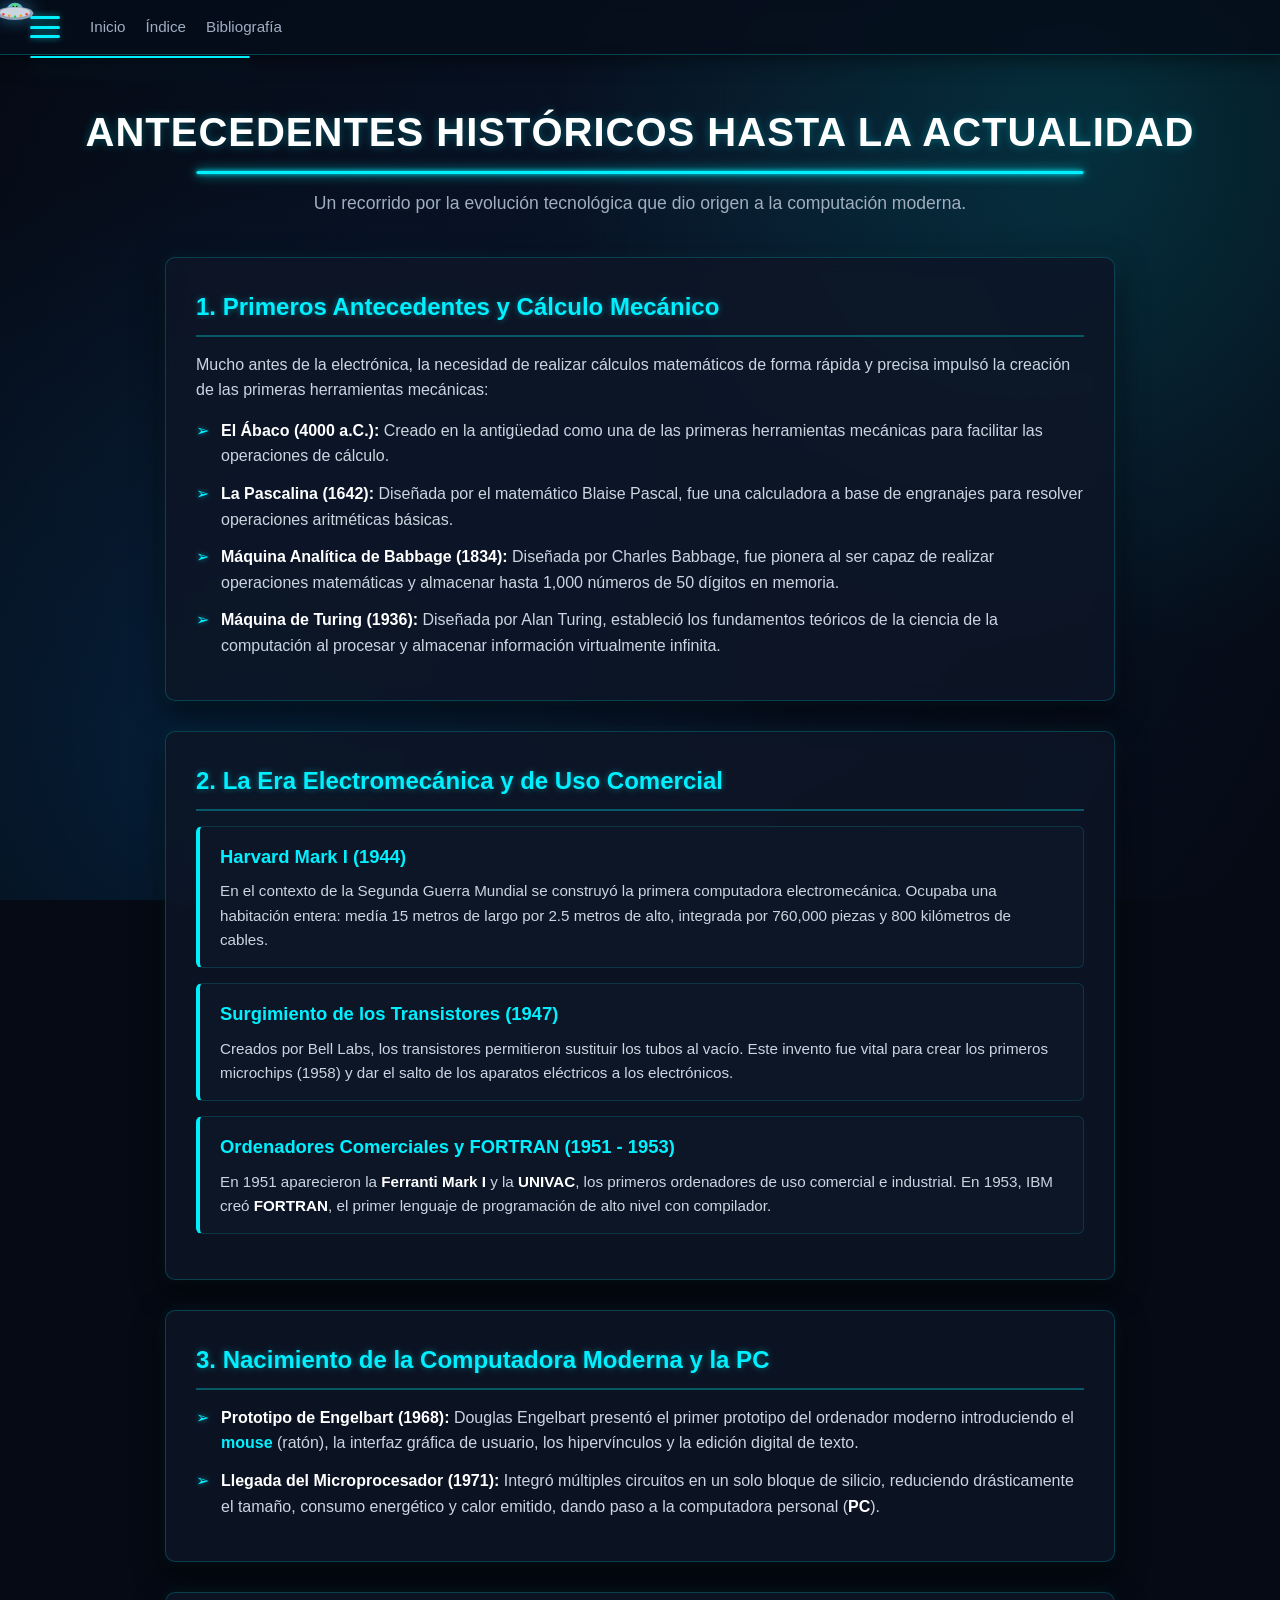
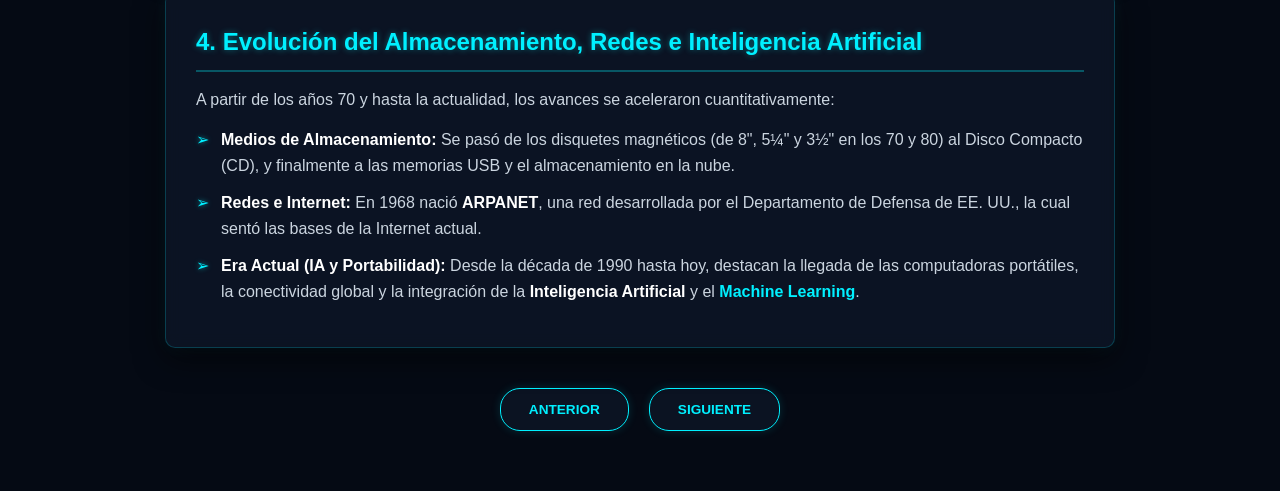
<file: antecedentes.html>
<!DOCTYPE html>
<html lang="es">
<head>
    <meta charset="UTF-8">
    <meta name="viewport" content="width=device-width, initial-scale=1.0">
    <title>Antecedentes Históricos de la Computadora</title>
    <link rel="stylesheet" href="antecedentes.css">
    <script src="script.js" defer></script>
</head>
<body>
    <!-- Barra de interacción superior -->
    <nav class="navbar">
        <!-- Menú desplegable con las tres rayitas (Hamburguesa) -->
        <div class="menu-container">
            <input type="checkbox" id="menu-toggle" class="menu-checkbox">
            <label for="menu-toggle" class="menu-icon">
                <span></span>
                <span></span>
                <span></span>
            </label>

            <!-- Opciones que se desglosan al hacer clic en las rayitas -->
            <ul class="dropdown-menu">
                <li><a href="antecedentes.html">Antecedentes</a></li>
                <li><a href="precursores.html">Precursores</a></li>
                <li><a href="generaciones.html">Generaciones</a></li>
                <li><a href="componentes.html">Componentes</a></li>
                <li><a href="evolucion.html">Hardware y Software</a></li>
            </ul>
        </div>

        <div class="nav-links">
            <a href="index.html">Inicio</a>
            <a href="indice.html">Índice</a>
            <a href="bibliografia.html">Bibliografía</a>
        </div>
    </nav>

    <!-- Encabezado principal -->
    <header class="titulo">
        <h1>Antecedentes Históricos hasta la Actualidad</h1>
        <p class="subtitulo">Un recorrido por la evolución tecnológica que dio origen a la computación moderna.</p>
    </header>

    <!-- Contenido principal -->
    <main class="contenido-principal">

        <!-- Sección 1: Los Primeros Antecedentes Mecánicos -->
        <section class="seccion-historia">
            <h2>1. Primeros Antecedentes y Cálculo Mecánico</h2>
            <p>Mucho antes de la electrónica, la necesidad de realizar cálculos matemáticos de forma rápida y precisa impulsó la creación de las primeras herramientas mecánicas:</p>
            <ul>
                <li><strong>El Ábaco (4000 a.C.):</strong> Creado en la antigüedad como una de las primeras herramientas mecánicas para facilitar las operaciones de cálculo.</li>
                <li><strong>La Pascalina (1642):</strong> Diseñada por el matemático Blaise Pascal, fue una calculadora a base de engranajes para resolver operaciones aritméticas básicas.</li>
                <li><strong>Máquina Analítica de Babbage (1834):</strong> Diseñada por Charles Babbage, fue pionera al ser capaz de realizar operaciones matemáticas y almacenar hasta 1,000 números de 50 dígitos en memoria.</li>
                <li><strong>Máquina de Turing (1936):</strong> Diseñada por Alan Turing, estableció los fundamentos teóricos de la ciencia de la computación al procesar y almacenar información virtualmente infinita.</li>
            </ul>
        </section>

        <!-- Sección 2: El Primer Computador y la Era Electromecánica -->
        <section class="seccion-historia">
            <h2>2. La Era Electromecánica y de Uso Comercial</h2>
            <article class="tarjeta-info">
                <h3>Harvard Mark I (1944)</h3>
                <p>En el contexto de la Segunda Guerra Mundial se construyó la primera computadora electromecánica. Ocupaba una habitación entera: medía 15 metros de largo por 2.5 metros de alto, integrada por 760,000 piezas y 800 kilómetros de cables.</p>
            </article>
            <article class="tarjeta-info">
                <h3>Surgimiento de los Transistores (1947)</h3>
                <p>Creados por Bell Labs, los transistores permitieron sustituir los tubos al vacío. Este invento fue vital para crear los primeros microchips (1958) y dar el salto de los aparatos eléctricos a los electrónicos.</p>
            </article>
            <article class="tarjeta-info">
                <h3>Ordenadores Comerciales y FORTRAN (1951 - 1953)</h3>
                <p>En 1951 aparecieron la <strong>Ferranti Mark I</strong> y la <strong>UNIVAC</strong>, los primeros ordenadores de uso comercial e industrial. En 1953, IBM creó <strong>FORTRAN</strong>, el primer lenguaje de programación de alto nivel con compilador.</p>
            </article>
        </section>

        <!-- Sección 3: El Ordenador Moderno y el Microprocesador -->
        <section class="seccion-historia">
            <h2>3. Nacimiento de la Computadora Moderna y la PC</h2>
            <ul>
                <li><strong>Prototipo de Engelbart (1968):</strong> Douglas Engelbart presentó el primer prototipo del ordenador moderno introduciendo el <em>mouse</em> (ratón), la interfaz gráfica de usuario, los hipervínculos y la edición digital de texto.</li>
                <li><strong>Llegada del Microprocesador (1971):</strong> Integró múltiples circuitos en un solo bloque de silicio, reduciendo drásticamente el tamaño, consumo energético y calor emitido, dando paso a la computadora personal (<strong>PC</strong>).</li>
            </ul>
        </section>

        <!-- Sección 4: Almacenamiento, Redes y Siglo XXI -->
        <section class="seccion-historia">
            <h2>4. Evolución del Almacenamiento, Redes e Inteligencia Artificial</h2>
            <p>A partir de los años 70 y hasta la actualidad, los avances se aceleraron cuantitativamente:</p>
            <ul>
                <li><strong>Medios de Almacenamiento:</strong> Se pasó de los disquetes magnéticos (de 8", 5¼" y 3½" en los 70 y 80) al Disco Compacto (CD), y finalmente a las memorias USB y el almacenamiento en la nube.</li>
                <li><strong>Redes e Internet:</strong> En 1968 nació <strong>ARPANET</strong>, una red desarrollada por el Departamento de Defensa de EE. UU., la cual sentó las bases de la Internet actual.</li>
                <li><strong>Era Actual (IA y Portabilidad):</strong> Desde la década de 1990 hasta hoy, destacan la llegada de las computadoras portátiles, la conectividad global y la integración de la <strong>Inteligencia Artificial</strong> y el <em>Machine Learning</em>.</li>
            </ul>
        </section>

    </main>

    <!-- Botones de navegación -->
    <div class="botones-container">
        <a href="indice.html" class="btn">Anterior</a>
        <a href="generaciones.html" class="btn2">Siguiente</a>
    </div>


<script>
  document.addEventListener('keydown', function(event) {
    // Definimos a dónde irá cada flecha lateral
    // Reemplaza 'pagina_anterior.html' y 'pagina_siguiente.html' con los nombres reales de tus archivos
    const PAGINA_ANTERIOR = 'indice.html'; 
    const PAGINA_SIGUIENTE = 'precursores.html'; 

    switch (event.key) {
      case 'ArrowLeft':
        // Flecha Izquierda -> Ir a la página anterior
        if (PAGINA_ANTERIOR) {
          window.location.href = PAGINA_ANTERIOR;
        }
        break;

      case 'ArrowRight':
        // Flecha Derecha -> Ir a la página siguiente
        if (PAGINA_SIGUIENTE) {
          window.location.href = PAGINA_SIGUIENTE;
        }
        break;

      case 'ArrowDown':
        // Flecha Abajo -> Bajar suavemente dentro de la misma página
        event.preventDefault(); // Evita saltos bruscos
        window.scrollBy({
          top: 300, // Ajusta la distancia de bajada en píxeles
          behavior: 'smooth'
        });
        break;

      case 'ArrowUp':
        // Flecha Arriba -> Subir suavemente dentro de la misma página
        event.preventDefault();
        window.scrollBy({
          top: -300, // Ajusta la distancia de subida en píxeles
          behavior: 'smooth'
        });
        break;
    }
  });
</script>



</body>
</html>
</file>
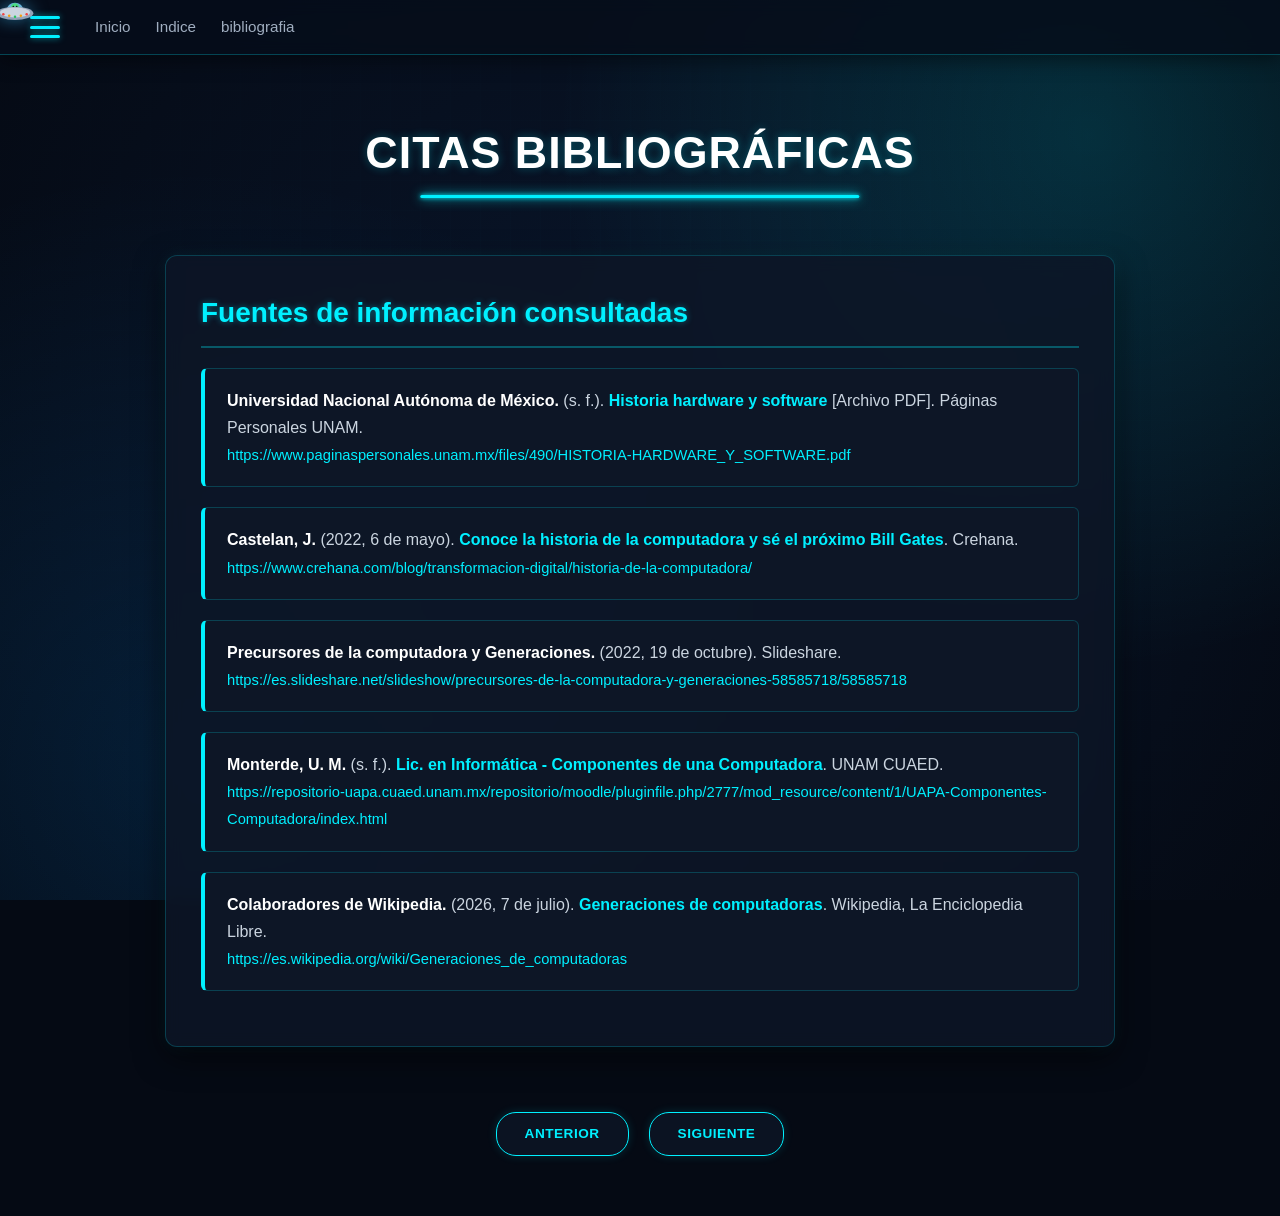
<file: bibliografia.html>
<!DOCTYPE html>
<html lang="es">
<head>
    <meta charset="UTF-8">
    <meta name="viewport" content="width=device-width, initial-scale=1.0">
    <title>Bibliografía</title>
    <link rel="stylesheet" href="bibliografia.css">
    <script src="script.js" defer></script>
</head>
<body>
    <!-- Barra de interacción superior -->
    <nav class="navbar">
        <!-- Menú desplegable con las tres rayitas (Hamburguesa) -->
        <div class="menu-container">
            <input type="checkbox" id="menu-toggle" class="menu-checkbox">
            <label for="menu-toggle" class="menu-icon">
                <span></span>
                <span></span>
                <span></span>
            </label>

            <!-- Opciones que se desglosan al hacer clic en las rayitas -->
            <ul class="dropdown-menu">
                <li><a href="antecedentes.html">Antecedentes</a></li>
                <li><a href="precursores.html">Precursores</a></li>
                <li><a href="generaciones.html">Generaciones</a></li>
                <li><a href="componentes.html">Componentes</a></li>
                <li><a href="evolucion.html">Hardware y Software</a></li>
            </ul>
        </div>

        <!-- Apartados extras al ladito de la barrita -->
        <div class="nav-links">
            <a href="index.html">Inicio</a>
            <a href="indice.html">Indice</a>
            <a href="bibliografia.html">bibliografia</a>
        </div>
    </nav>

    <header class="titulo">
        <h1>Citas bibliográficas</h1>
    </header>

    <!-- Contenido Principal de Bibliografías -->
    <main class="contenido-principal">
        <section class="seccion-contenido">
            <h2>Fuentes de información consultadas</h2>
            <ul class="lista-bibliografia">
                <li>
                    <strong>Universidad Nacional Autónoma de México.</strong> (s. f.). <em>Historia hardware y software</em> [Archivo PDF]. Páginas Personales UNAM. <br>
                    <a href="https://www.paginaspersonales.unam.mx/files/490/HISTORIA-HARDWARE_Y_SOFTWARE.pdf" target="_blank" rel="noopener noreferrer">https://www.paginaspersonales.unam.mx/files/490/HISTORIA-HARDWARE_Y_SOFTWARE.pdf</a>
                </li>

                <li>
                    <strong>Castelan, J.</strong> (2022, 6 de mayo). <em>Conoce la historia de la computadora y sé el próximo Bill Gates</em>. Crehana. <br>
                    <a href="https://www.crehana.com/blog/transformacion-digital/historia-de-la-computadora/" target="_blank" rel="noopener noreferrer">https://www.crehana.com/blog/transformacion-digital/historia-de-la-computadora/</a>
                </li>

                <li>
                    <strong>Precursores de la computadora y Generaciones.</strong> (2022, 19 de octubre). Slideshare. <br>
                    <a href="https://es.slideshare.net/slideshow/precursores-de-la-computadora-y-generaciones-58585718/58585718" target="_blank" rel="noopener noreferrer">https://es.slideshare.net/slideshow/precursores-de-la-computadora-y-generaciones-58585718/58585718</a>
                </li>

                <li>
                    <strong>Monterde, U. M.</strong> (s. f.). <em>Lic. en Informática - Componentes de una Computadora</em>. UNAM CUAED. <br>
                    <a href="https://repositorio-uapa.cuaed.unam.mx/repositorio/moodle/pluginfile.php/2777/mod_resource/content/1/UAPA-Componentes-Computadora/index.html" target="_blank" rel="noopener noreferrer">https://repositorio-uapa.cuaed.unam.mx/repositorio/moodle/pluginfile.php/2777/mod_resource/content/1/UAPA-Componentes-Computadora/index.html</a>
                </li>

                <li>
                    <strong>Colaboradores de Wikipedia.</strong> (2026, 7 de julio). <em>Generaciones de computadoras</em>. Wikipedia, La Enciclopedia Libre. <br>
                    <a href="https://es.wikipedia.org/wiki/Generaciones_de_computadoras" target="_blank" rel="noopener noreferrer">https://es.wikipedia.org/wiki/Generaciones_de_computadoras</a>
                </li>
            </ul>
        </section>
    </main>

    <div class="botones-container">
        <a href="conclusion.html" class="btn">Anterior</a>
        <a href="index.html" class="btn2">Siguiente</a>
    </div>


<script>
  document.addEventListener('keydown', function(event) {
    // Definimos a dónde irá cada flecha lateral
    // Reemplaza 'pagina_anterior.html' y 'pagina_siguiente.html' con los nombres reales de tus archivos
    const PAGINA_ANTERIOR = 'conclusion.html'; 
    const PAGINA_SIGUIENTE = 'index.html'; 

    switch (event.key) {
      case 'ArrowLeft':
        // Flecha Izquierda -> Ir a la página anterior
        if (PAGINA_ANTERIOR) {
          window.location.href = PAGINA_ANTERIOR;
        }
        break;

      case 'ArrowRight':
        // Flecha Derecha -> Ir a la página siguiente
        if (PAGINA_SIGUIENTE) {
          window.location.href = PAGINA_SIGUIENTE;
        }
        break;

      case 'ArrowDown':
        // Flecha Abajo -> Bajar suavemente dentro de la misma página
        event.preventDefault(); // Evita saltos bruscos
        window.scrollBy({
          top: 300, // Ajusta la distancia de bajada en píxeles
          behavior: 'smooth'
        });
        break;

      case 'ArrowUp':
        // Flecha Arriba -> Subir suavemente dentro de la misma página
        event.preventDefault();
        window.scrollBy({
          top: -300, // Ajusta la distancia de subida en píxeles
          behavior: 'smooth'
        });
        break;
    }
  });
</script>



</body>
</html>
</file>
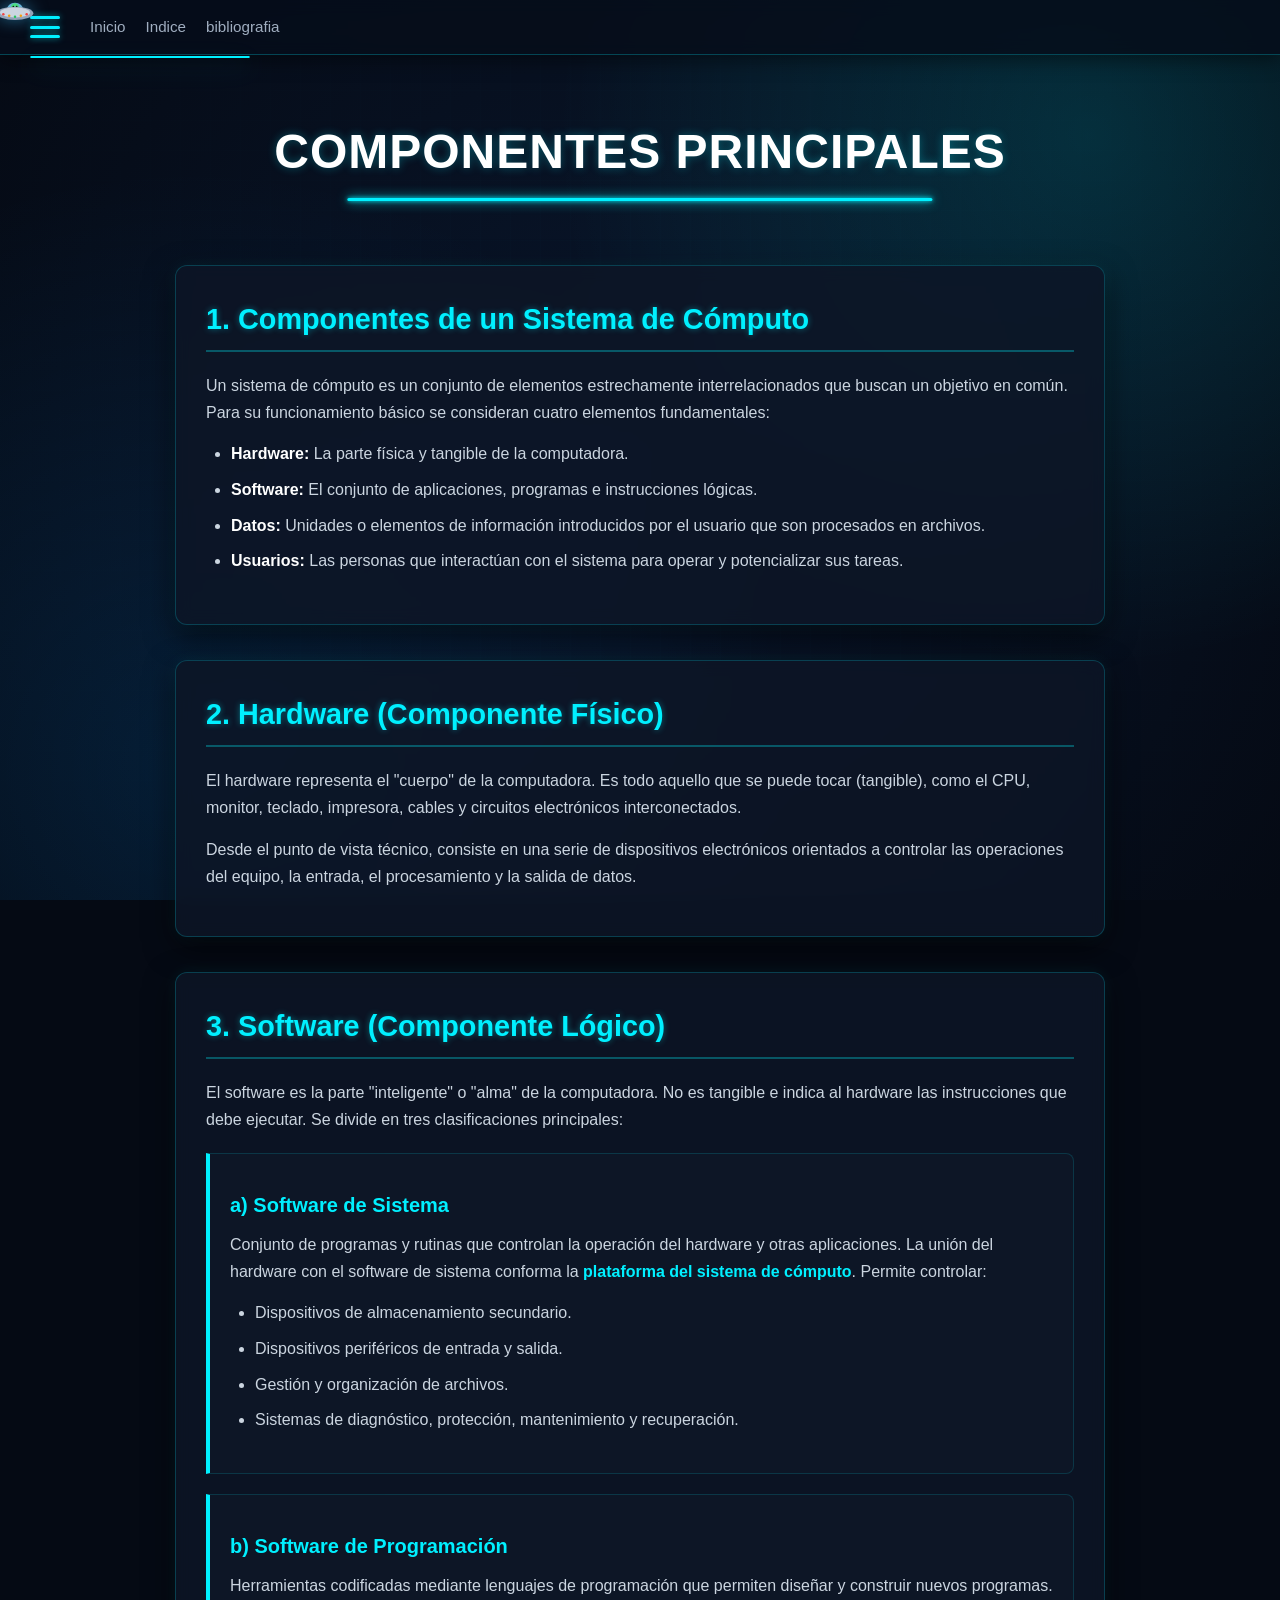
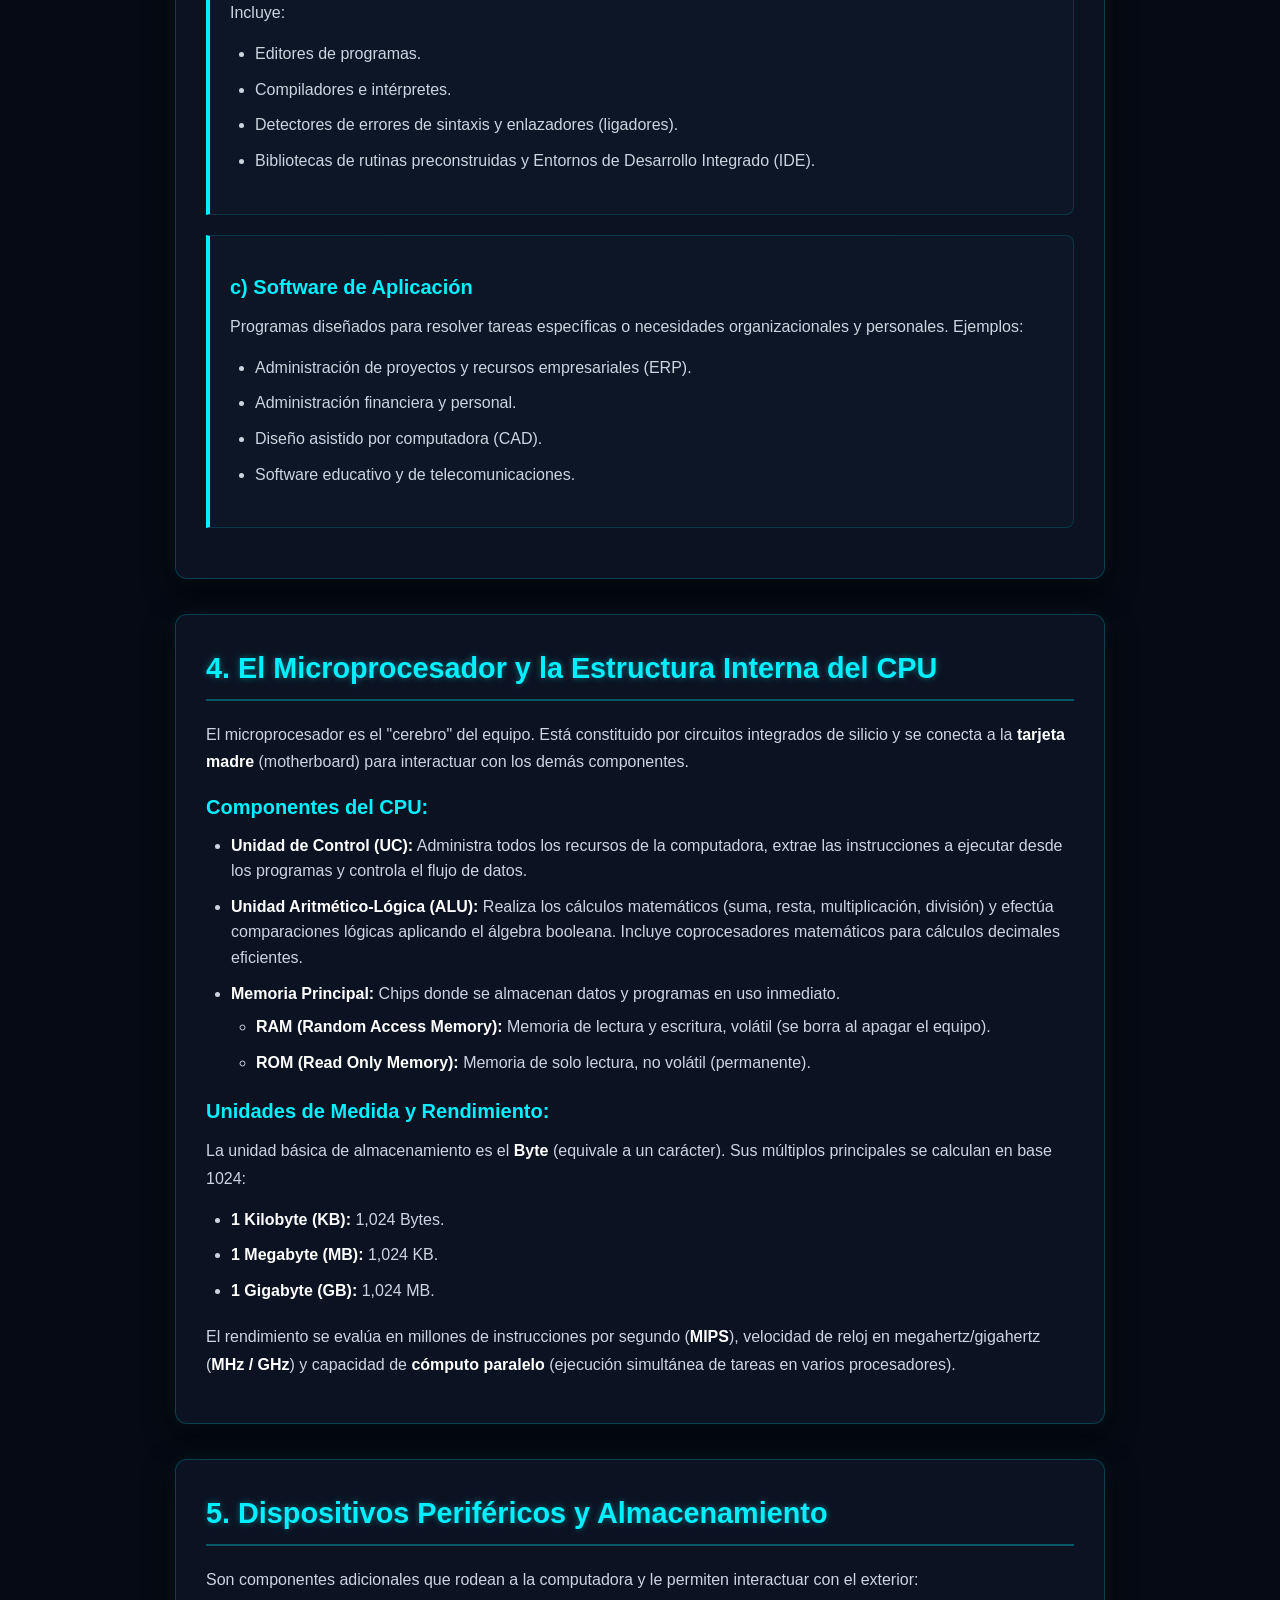
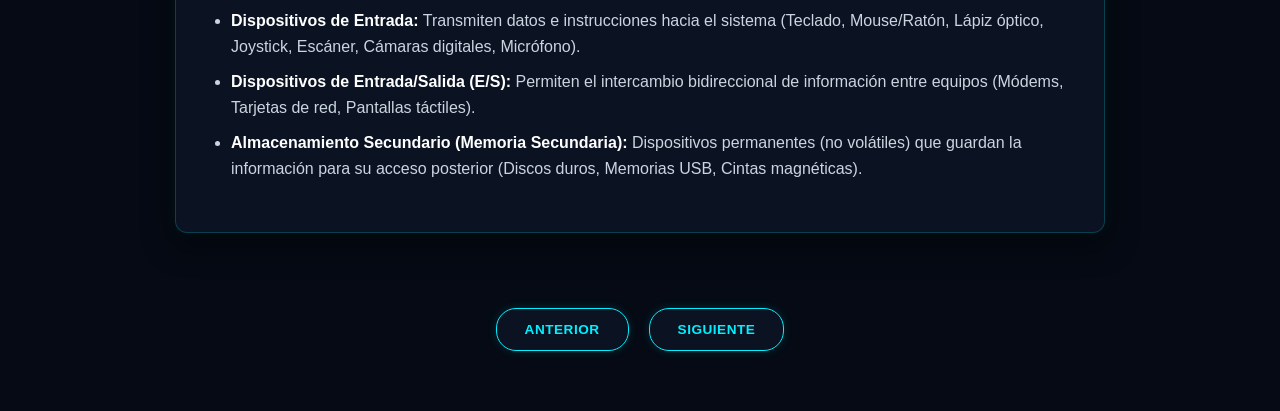
<file: componentes.html>
<!DOCTYPE html>
<html lang="es">
<head>
    <meta charset="UTF-8">
    <meta name="viewport" content="width=device-width, initial-scale=1.0">
    <title>Componentes</title>
    <link rel="stylesheet" href="componentes.css">
    <script src="script.js" defer></script>
</head>
<body>
     <!--menu de interaccion-->
   <!-- Barra de interacción superior -->
    <nav class="navbar">
        <!-- Menú desplegable con las tres rayitas (Hamburguesa) -->
        <div class="menu-container">
            <input type="checkbox" id="menu-toggle" class="menu-checkbox">
            <label for="menu-toggle" class="menu-icon">
                <span></span>
                <span></span>
                <span></span>
            </label>

            <!-- Opciones que se desglosan al hacer clic en las rayitas -->
            <ul class="dropdown-menu">
                <li><a href="antecedentes.html">Antecedentes</a></li>
                <li><a href="precursores.html">Precursores</a></li>
                <li><a href="generaciones.html"> Generaciones</a></li>
                <li><a href="componentes.html">Componentes</a></li>
                <li><a href="evolucion.html"> Hardware y Software</a></li>
            </ul>
        </div>

        <!-- Apartados extras al ladito de la barrita -->
        <div class="nav-links">
            <a href="index.html">Inicio</a>
            <a href="indice.html">Indice</a>
            <a href="bibliografia.html">bibliografia</a>
        </div>
    </nav>
    <header class="titulo">
        <h1>Componentes principales</h1>
    </header>

    <!-- Contenido Principal -->
    <main class="contenido-principal">
        
        <!-- 1. Componentes de un Sistema de Cómputo -->
        <section class="seccion-contenido">
            <h2>1. Componentes de un Sistema de Cómputo</h2>
            <p>Un sistema de cómputo es un conjunto de elementos estrechamente interrelacionados que buscan un objetivo en común. Para su funcionamiento básico se consideran cuatro elementos fundamentales:</p>
            <ul>
                <li><strong>Hardware:</strong> La parte física y tangible de la computadora.</li>
                <li><strong>Software:</strong> El conjunto de aplicaciones, programas e instrucciones lógicas.</li>
                <li><strong>Datos:</strong> Unidades o elementos de información introducidos por el usuario que son procesados en archivos.</li>
                <li><strong>Usuarios:</strong> Las personas que interactúan con el sistema para operar y potencializar sus tareas.</li>
            </ul>
        </section>

        <!-- 2. Hardware -->
        <section class="seccion-contenido">
            <h2>2. Hardware (Componente Físico)</h2>
            <p>El hardware representa el "cuerpo" de la computadora. Es todo aquello que se puede tocar (tangible), como el CPU, monitor, teclado, impresora, cables y circuitos electrónicos interconectados.</p>
            <p>Desde el punto de vista técnico, consiste en una serie de dispositivos electrónicos orientados a controlar las operaciones del equipo, la entrada, el procesamiento y la salida de datos.</p>
        </section>

        <!-- 3. Software -->
        <section class="seccion-contenido">
            <h2>3. Software (Componente Lógico)</h2>
            <p>El software es la parte "inteligente" o "alma" de la computadora. No es tangible e indica al hardware las instrucciones que debe ejecutar. Se divide en tres clasificaciones principales:</p>
            
            <article class="subseccion">
                <h3>a) Software de Sistema</h3>
                <p>Conjunto de programas y rutinas que controlan la operación del hardware y otras aplicaciones. La unión del hardware con el software de sistema conforma la <em>plataforma del sistema de cómputo</em>. Permite controlar:</p>
                <ul>
                    <li>Dispositivos de almacenamiento secundario.</li>
                    <li>Dispositivos periféricos de entrada y salida.</li>
                    <li>Gestión y organización de archivos.</li>
                    <li>Sistemas de diagnóstico, protección, mantenimiento y recuperación.</li>
                </ul>
            </article>

            <article class="subseccion">
                <h3>b) Software de Programación</h3>
                <p>Herramientas codificadas mediante lenguajes de programación que permiten diseñar y construir nuevos programas. Incluye:</p>
                <ul>
                    <li>Editores de programas.</li>
                    <li>Compiladores e intérpretes.</li>
                    <li>Detectores de errores de sintaxis y enlazadores (ligadores).</li>
                    <li>Bibliotecas de rutinas preconstruidas y Entornos de Desarrollo Integrado (IDE).</li>
                </ul>
            </article>

            <article class="subseccion">
                <h3>c) Software de Aplicación</h3>
                <p>Programas diseñados para resolver tareas específicas o necesidades organizacionales y personales. Ejemplos:</p>
                <ul>
                    <li>Administración de proyectos y recursos empresariales (ERP).</li>
                    <li>Administración financiera y personal.</li>
                    <li>Diseño asistido por computadora (CAD).</li>
                    <li>Software educativo y de telecomunicaciones.</li>
                </ul>
            </article>
        </section>

        <!-- 4. Microprocesador y Estructura Interna -->
        <section class="seccion-contenido">
            <h2>4. El Microprocesador y la Estructura Interna del CPU</h2>
            <p>El microprocesador es el "cerebro" del equipo. Está constituido por circuitos integrados de silicio y se conecta a la <strong>tarjeta madre</strong> (motherboard) para interactuar con los demás componentes.</p>
            
            <h3>Componentes del CPU:</h3>
            <ul>
                <li><strong>Unidad de Control (UC):</strong> Administra todos los recursos de la computadora, extrae las instrucciones a ejecutar desde los programas y controla el flujo de datos.</li>
                <li><strong>Unidad Aritmético-Lógica (ALU):</strong> Realiza los cálculos matemáticos (suma, resta, multiplicación, división) y efectúa comparaciones lógicas aplicando el álgebra booleana. Incluye coprocesadores matemáticos para cálculos decimales eficientes.</li>
                <li><strong>Memoria Principal:</strong> Chips donde se almacenan datos y programas en uso inmediato.
                    <ul>
                        <li><strong>RAM (Random Access Memory):</strong> Memoria de lectura y escritura, volátil (se borra al apagar el equipo).</li>
                        <li><strong>ROM (Read Only Memory):</strong> Memoria de solo lectura, no volátil (permanente).</li>
                    </ul>
                </li>
            </ul>

            <h3>Unidades de Medida y Rendimiento:</h3>
            <p>La unidad básica de almacenamiento es el <strong>Byte</strong> (equivale a un carácter). Sus múltiplos principales se calculan en base 1024:</p>
            <ul>
                <li><strong>1 Kilobyte (KB):</strong> 1,024 Bytes.</li>
                <li><strong>1 Megabyte (MB):</strong> 1,024 KB.</li>
                <li><strong>1 Gigabyte (GB):</strong> 1,024 MB.</li>
            </ul>
            <p>El rendimiento se evalúa en millones de instrucciones por segundo (<strong>MIPS</strong>), velocidad de reloj en megahertz/gigahertz (<strong>MHz / GHz</strong>) y capacidad de <strong>cómputo paralelo</strong> (ejecución simultánea de tareas en varios procesadores).</p>
        </section>

        <!-- 5. Dispositivos Periféricos -->
        <section class="seccion-contenido">
            <h2>5. Dispositivos Periféricos y Almacenamiento</h2>
            <p>Son componentes adicionales que rodean a la computadora y le permiten interactuar con el exterior:</p>
            <ul>
                <li><strong>Dispositivos de Entrada:</strong> Transmiten datos e instrucciones hacia el sistema (Teclado, Mouse/Ratón, Lápiz óptico, Joystick, Escáner, Cámaras digitales, Micrófono).</li>
                <li><strong>Dispositivos de Entrada/Salida (E/S):</strong> Permiten el intercambio bidireccional de información entre equipos (Módems, Tarjetas de red, Pantallas táctiles).</li>
                <li><strong>Almacenamiento Secundario (Memoria Secundaria):</strong> Dispositivos permanentes (no volátiles) que guardan la información para su acceso posterior (Discos duros, Memorias USB, Cintas magnéticas).</li>
            </ul>
        </section>

    </main>

    <div class="botones-container">
        <a href="generaciones.html" class="btn">Anterior</a>
        <a href="evolucion.html" class="btn2">Siguiente</a>
    </div>

<script>
  document.addEventListener('keydown', function(event) {
    // Definimos a dónde irá cada flecha lateral
    // Reemplaza 'pagina_anterior.html' y 'pagina_siguiente.html' con los nombres reales de tus archivos
    const PAGINA_ANTERIOR = 'generaciones.html'; 
    const PAGINA_SIGUIENTE = 'evolucion.html'; 

    switch (event.key) {
      case 'ArrowLeft':
        // Flecha Izquierda -> Ir a la página anterior
        if (PAGINA_ANTERIOR) {
          window.location.href = PAGINA_ANTERIOR;
        }
        break;

      case 'ArrowRight':
        // Flecha Derecha -> Ir a la página siguiente
        if (PAGINA_SIGUIENTE) {
          window.location.href = PAGINA_SIGUIENTE;
        }
        break;

      case 'ArrowDown':
        // Flecha Abajo -> Bajar suavemente dentro de la misma página
        event.preventDefault(); // Evita saltos bruscos
        window.scrollBy({
          top: 300, // Ajusta la distancia de bajada en píxeles
          behavior: 'smooth'
        });
        break;

      case 'ArrowUp':
        // Flecha Arriba -> Subir suavemente dentro de la misma página
        event.preventDefault();
        window.scrollBy({
          top: -300, // Ajusta la distancia de subida en píxeles
          behavior: 'smooth'
        });
        break;
    }
  });
</script>


</body>
</html>
</file>
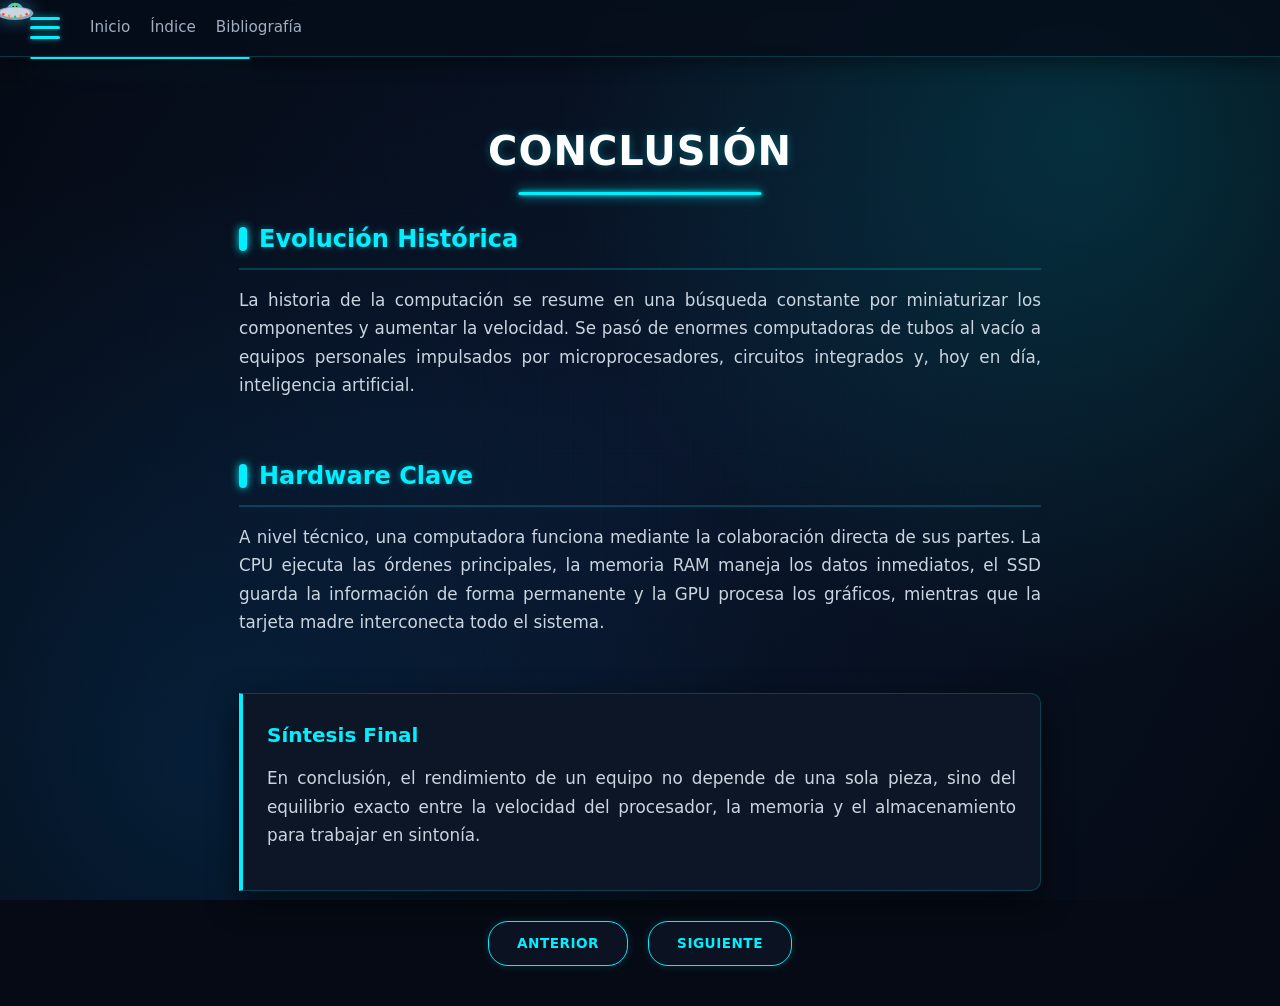
<file: conclusion.html>
<!DOCTYPE html>
<html lang="es">
<head>
    <meta charset="UTF-8">
    <meta name="viewport" content="width=device-width, initial-scale=1.0">
    <title>Conclusión General</title>
    <link rel="stylesheet" href="conclusion.css">
    <script src="script.js" defer></script>
</head>
<body>
    <!-- Barra de navegación -->
    <nav class="navbar">
        <div class="menu-container">
            <input type="checkbox" id="menu-toggle" class="menu-checkbox">
            <label for="menu-toggle" class="menu-icon">
                <span></span>
                <span></span>
                <span></span>
            </label>

            <ul class="dropdown-menu">
                <li><a href="antecedentes.html">Antecedentes</a></li>
                <li><a href="#evolucion">Evolución</a></li>
                <li><a href="#hardware">Hardware</a></li>
                <li><a href="#sintesis">Síntesis</a></li>
                <li><a href="hardware.html">Hardware y Software</a></li>
            </ul>
        </div>

        <div class="nav-links">
            <a href="index.html">Inicio</a>
            <a href="indice.html">Índice</a>
            <a href="bibliografia.html">Bibliografía</a>
        </div>
    </nav>

    <header class="titulo">
        <h1>Conclusión</h1>
    </header>

    <!-- Contenido principal en puro texto -->
    <main class="contenido">

        <section id="evolucion">
            <h2>Evolución Histórica</h2>
            <p>La historia de la computación se resume en una búsqueda constante por miniaturizar los componentes y aumentar la velocidad. Se pasó de enormes computadoras de tubos al vacío a equipos personales impulsados por microprocesadores, circuitos integrados y, hoy en día, inteligencia artificial.</p>
        </section>

        <section id="hardware">
            <h2>Hardware Clave</h2>
            <p>A nivel técnico, una computadora funciona mediante la colaboración directa de sus partes. La CPU ejecuta las órdenes principales, la memoria RAM maneja los datos inmediatos, el SSD guarda la información de forma permanente y la GPU procesa los gráficos, mientras que la tarjeta madre interconecta todo el sistema.</p>
        </section>

        <section id="sintesis">
            <article class="bloque-adicional">
                <h3>Síntesis Final</h3>
                <p>En conclusión, el rendimiento de un equipo no depende de una sola pieza, sino del equilibrio exacto entre la velocidad del procesador, la memoria y el almacenamiento para trabajar en sintonía.</p>
            </article>
        </section>

    </main>

    <!-- Botones de navegación -->
    <div class="botones-container">
        <a href="evolucion.html" class="btn">Anterior</a>
        <a href="bibliografia.html" class="btn2">Siguiente</a>
    </div>


<script>
  document.addEventListener('keydown', function(event) {
    // Definimos a dónde irá cada flecha lateral
    // Reemplaza 'pagina_anterior.html' y 'pagina_siguiente.html' con los nombres reales de tus archivos
    const PAGINA_ANTERIOR = 'evolucion.html'; 
    const PAGINA_SIGUIENTE = 'bibliografia.html'; 

    switch (event.key) {
      case 'ArrowLeft':
        // Flecha Izquierda -> Ir a la página anterior
        if (PAGINA_ANTERIOR) {
          window.location.href = PAGINA_ANTERIOR;
        }
        break;

      case 'ArrowRight':
        // Flecha Derecha -> Ir a la página siguiente
        if (PAGINA_SIGUIENTE) {
          window.location.href = PAGINA_SIGUIENTE;
        }
        break;

      case 'ArrowDown':
        // Flecha Abajo -> Bajar suavemente dentro de la misma página
        event.preventDefault(); // Evita saltos bruscos
        window.scrollBy({
          top: 300, // Ajusta la distancia de bajada en píxeles
          behavior: 'smooth'
        });
        break;

      case 'ArrowUp':
        // Flecha Arriba -> Subir suavemente dentro de la misma página
        event.preventDefault();
        window.scrollBy({
          top: -300, // Ajusta la distancia de subida en píxeles
          behavior: 'smooth'
        });
        break;
    }
  });
</script>


</body>
</html>
</file>
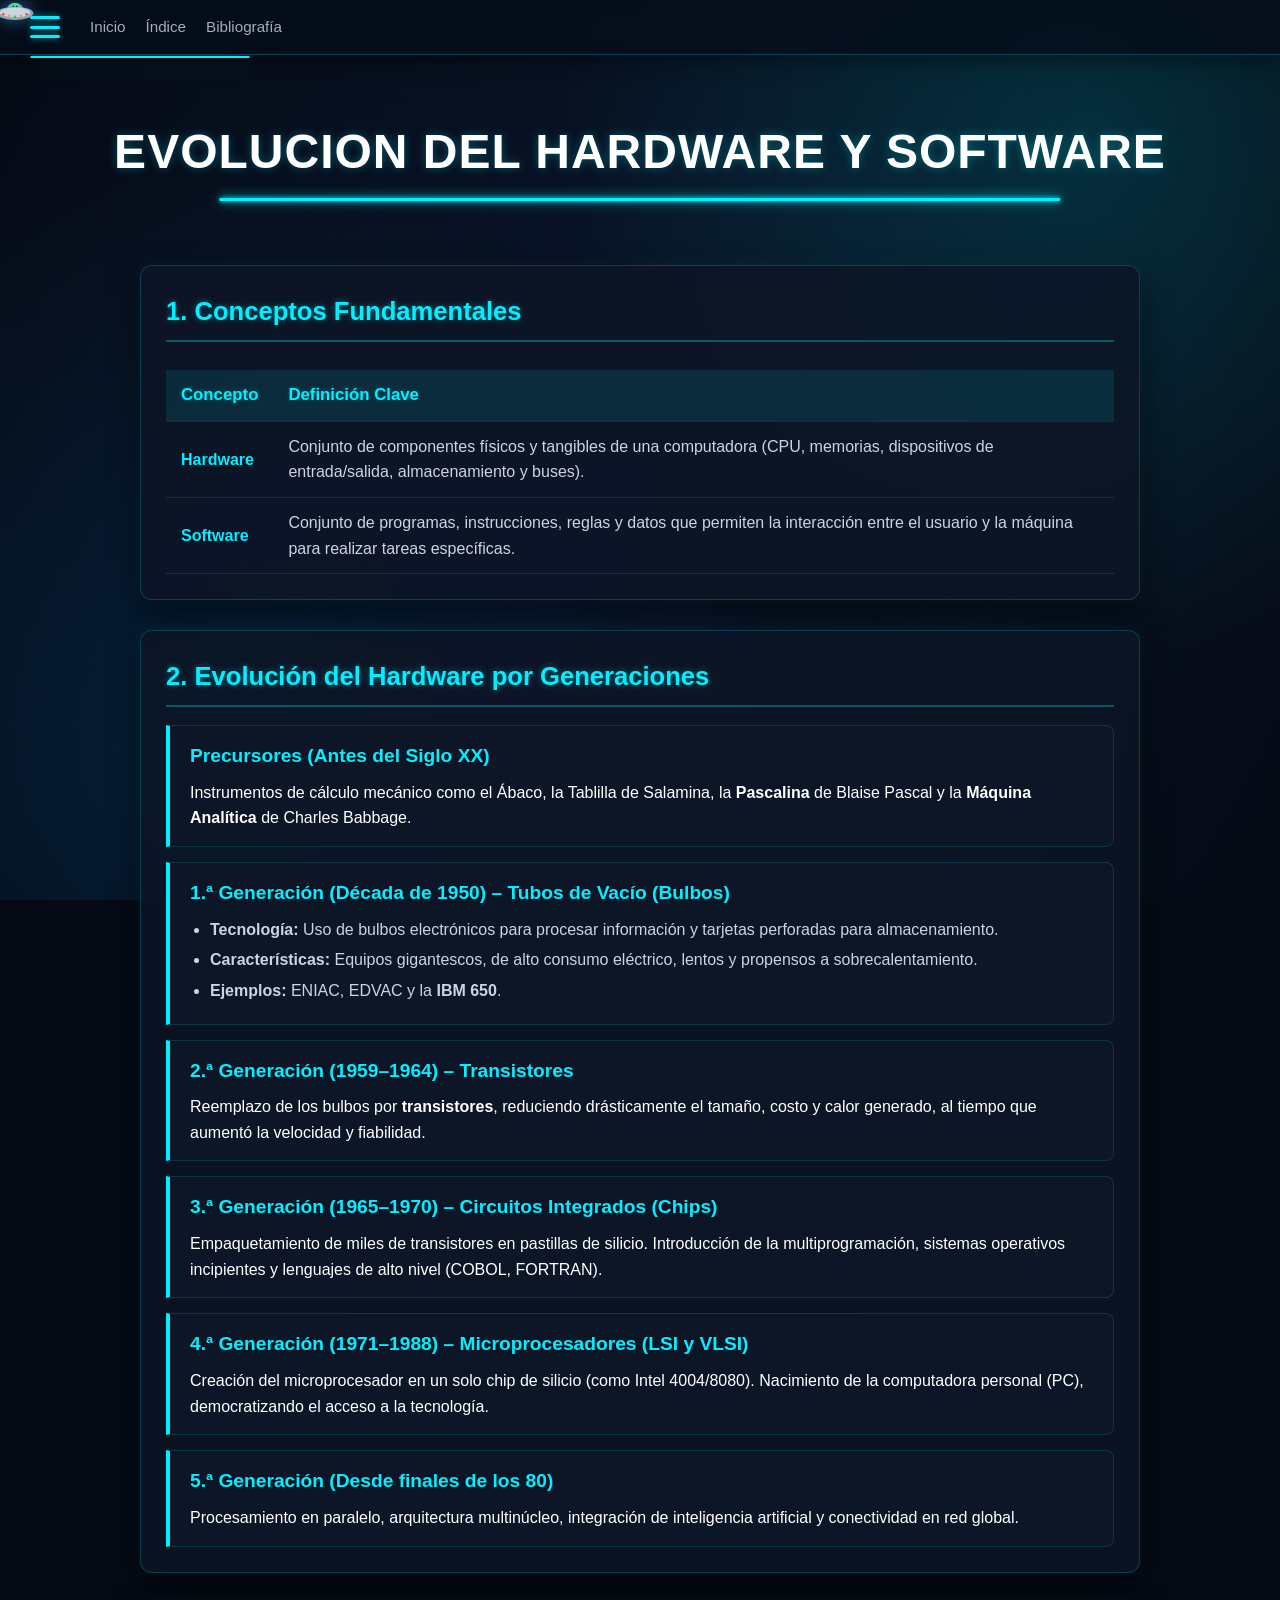
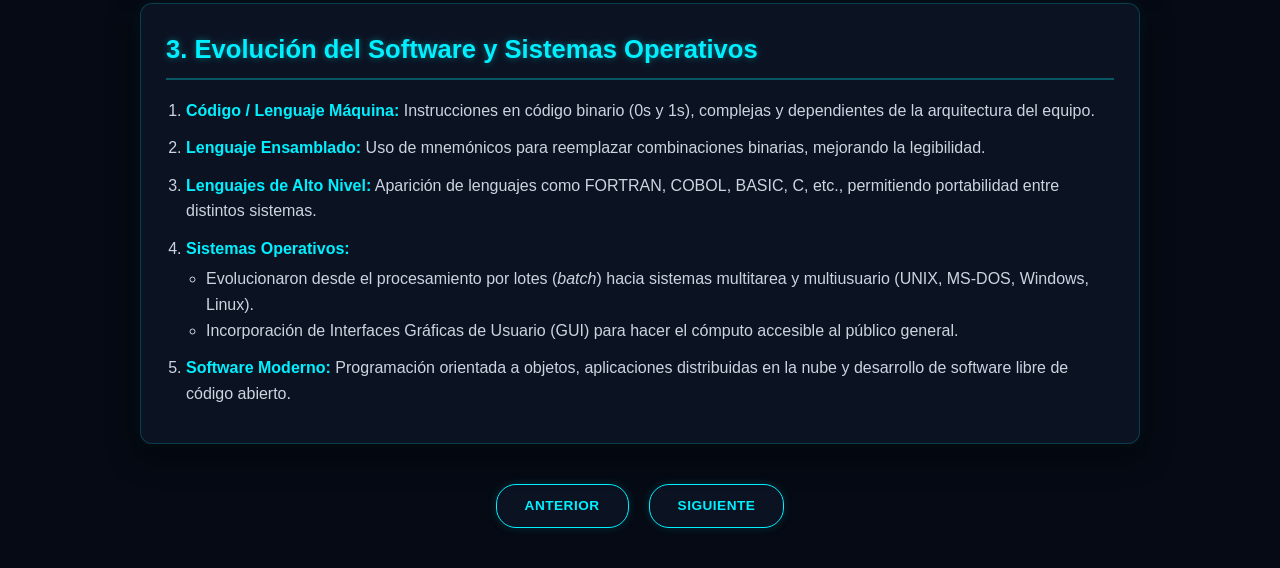
<file: evolucion.html>
<!DOCTYPE html>
<html lang="es">
<head>
    <meta charset="UTF-8">
    <meta name="viewport" content="width=device-width, initial-scale=1.0">
    <title>Historia del Hardware y Software</title>
    <link rel="stylesheet" href="evolucion.css">
    <script src="script.js" defer></script>
</head>
<body>
    <!-- Barra de interacción superior -->
    <nav class="navbar">
        <!-- Menú desplegable con las tres rayitas (Hamburguesa) -->
        <div class="menu-container">
            <input type="checkbox" id="menu-toggle" class="menu-checkbox">
            <label for="menu-toggle" class="menu-icon" aria-label="Abrir menú de navegación">
                <span></span>
                <span></span>
                <span></span>
            </label>

            <!-- Opciones que se desglosan al hacer clic en las rayitas -->
            <ul class="dropdown-menu">
                <li><a href="antecedentes.html">Antecedentes</a></li>
                <li><a href="precursores.html">Precursores</a></li>
                <li><a href="generaciones.html">Generaciones</a></li>
                <li><a href="componentes.html">Componentes</a></li>
                <li><a href="evolucion.html">Hardware y Software</a></li>
            </ul>
        </div>

        <!-- Apartados extras al ladito de la barrita -->
        <div class="nav-links">
            <a href="index.html">Inicio</a>
            <a href="indice.html">Índice</a>
            <a href="bibliografia.html">Bibliografía</a>
        </div>
    </nav>

    <header class="titulo">
        <h1>Evolucion del Hardware y Software</h1>
    </header>

    <main class="contenido-principal">
        <!-- 1. Conceptos Fundamentales -->
        <section class="seccion-concepto">
            <h2>1. Conceptos Fundamentales</h2>
            <div class="tabla-container">
                <table>
                    <thead>
                        <tr>
                            <th>Concepto</th>
                            <th>Definición Clave</th>
                        </tr>
                    </thead>
                    <tbody>
                        <tr>
                            <td><strong>Hardware</strong></td>
                            <td>Conjunto de componentes físicos y tangibles de una computadora (CPU, memorias, dispositivos de entrada/salida, almacenamiento y buses).</td>
                        </tr>
                        <tr>
                            <td><strong>Software</strong></td>
                            <td>Conjunto de programas, instrucciones, reglas y datos que permiten la interacción entre el usuario y la máquina para realizar tareas específicas.</td>
                        </tr>
                    </tbody>
                </table>
            </div>
        </section>

        <!-- 2. Evolución del Hardware -->
        <section class="seccion-hardware">
            <h2>2. Evolución del Hardware por Generaciones</h2>
            
            <article class="tarjeta-generacion">
                <h3>Precursores (Antes del Siglo XX)</h3>
                <p>Instrumentos de cálculo mecánico como el Ábaco, la Tablilla de Salamina, la <strong>Pascalina</strong> de Blaise Pascal y la <strong>Máquina Analítica</strong> de Charles Babbage.</p>
            </article>

            <article class="tarjeta-generacion">
                <h3>1.ª Generación (Década de 1950) – Tubos de Vacío (Bulbos)</h3>
                <ul>
                    <li><strong>Tecnología:</strong> Uso de bulbos electrónicos para procesar información y tarjetas perforadas para almacenamiento.</li>
                    <li><strong>Características:</strong> Equipos gigantescos, de alto consumo eléctrico, lentos y propensos a sobrecalentamiento.</li>
                    <li><strong>Ejemplos:</strong> ENIAC, EDVAC y la <strong>IBM 650</strong>.</li>
                </ul>
            </article>

            <article class="tarjeta-generacion">
                <h3>2.ª Generación (1959–1964) – Transistores</h3>
                <p>Reemplazo de los bulbos por <strong>transistores</strong>, reduciendo drásticamente el tamaño, costo y calor generado, al tiempo que aumentó la velocidad y fiabilidad.</p>
            </article>

            <article class="tarjeta-generacion">
                <h3>3.ª Generación (1965–1970) – Circuitos Integrados (Chips)</h3>
                <p>Empaquetamiento de miles de transistores en pastillas de silicio. Introducción de la multiprogramación, sistemas operativos incipientes y lenguajes de alto nivel (COBOL, FORTRAN).</p>
            </article>

            <article class="tarjeta-generacion">
                <h3>4.ª Generación (1971–1988) – Microprocesadores (LSI y VLSI)</h3>
                <p>Creación del microprocesador en un solo chip de silicio (como Intel 4004/8080). Nacimiento de la computadora personal (PC), democratizando el acceso a la tecnología.</p>
            </article>

            <article class="tarjeta-generacion">
                <h3>5.ª Generación (Desde finales de los 80)</h3>
                <p>Procesamiento en paralelo, arquitectura multinúcleo, integración de inteligencia artificial y conectividad en red global.</p>
            </article>
        </section>

        <!-- 3. Evolución del Software -->
        <section class="seccion-software">
            <h2>3. Evolución del Software y Sistemas Operativos</h2>
            <ol class="lista-software">
                <li><strong>Código / Lenguaje Máquina:</strong> Instrucciones en código binario (0s y 1s), complejas y dependientes de la arquitectura del equipo.</li>
                <li><strong>Lenguaje Ensamblado:</strong> Uso de mnemónicos para reemplazar combinaciones binarias, mejorando la legibilidad.</li>
                <li><strong>Lenguajes de Alto Nivel:</strong> Aparición de lenguajes como FORTRAN, COBOL, BASIC, C, etc., permitiendo portabilidad entre distintos sistemas.</li>
                <li>
                    <strong>Sistemas Operativos:</strong>
                    <ul>
                        <li>Evolucionaron desde el procesamiento por lotes (<em>batch</em>) hacia sistemas multitarea y multiusuario (UNIX, MS-DOS, Windows, Linux).</li>
                        <li>Incorporación de Interfaces Gráficas de Usuario (GUI) para hacer el cómputo accesible al público general.</li>
                    </ul>
                </li>
                <li><strong>Software Moderno:</strong> Programación orientada a objetos, aplicaciones distribuidas en la nube y desarrollo de software libre de código abierto.</li>
            </ol>
        </section>

    </main>

    <!-- Botones de navegación inferior -->
    <div class="botones-container">
        <a href="componentes.html" class="btn">Anterior</a>
        <a href="conclusion.html" class="btn2">Siguiente</a>
    </div>


<script>
  document.addEventListener('keydown', function(event) {
    // Definimos a dónde irá cada flecha lateral
    // Reemplaza 'pagina_anterior.html' y 'pagina_siguiente.html' con los nombres reales de tus archivos
    const PAGINA_ANTERIOR = 'componentes.html'; 
    const PAGINA_SIGUIENTE = 'conclusion.html'; 

    switch (event.key) {
      case 'ArrowLeft':
        // Flecha Izquierda -> Ir a la página anterior
        if (PAGINA_ANTERIOR) {
          window.location.href = PAGINA_ANTERIOR;
        }
        break;

      case 'ArrowRight':
        // Flecha Derecha -> Ir a la página siguiente
        if (PAGINA_SIGUIENTE) {
          window.location.href = PAGINA_SIGUIENTE;
        }
        break;

      case 'ArrowDown':
        // Flecha Abajo -> Bajar suavemente dentro de la misma página
        event.preventDefault(); // Evita saltos bruscos
        window.scrollBy({
          top: 300, // Ajusta la distancia de bajada en píxeles
          behavior: 'smooth'
        });
        break;

      case 'ArrowUp':
        // Flecha Arriba -> Subir suavemente dentro de la misma página
        event.preventDefault();
        window.scrollBy({
          top: -300, // Ajusta la distancia de subida en píxeles
          behavior: 'smooth'
        });
        break;
    }
  });
</script>



</body>
</html>
</file>
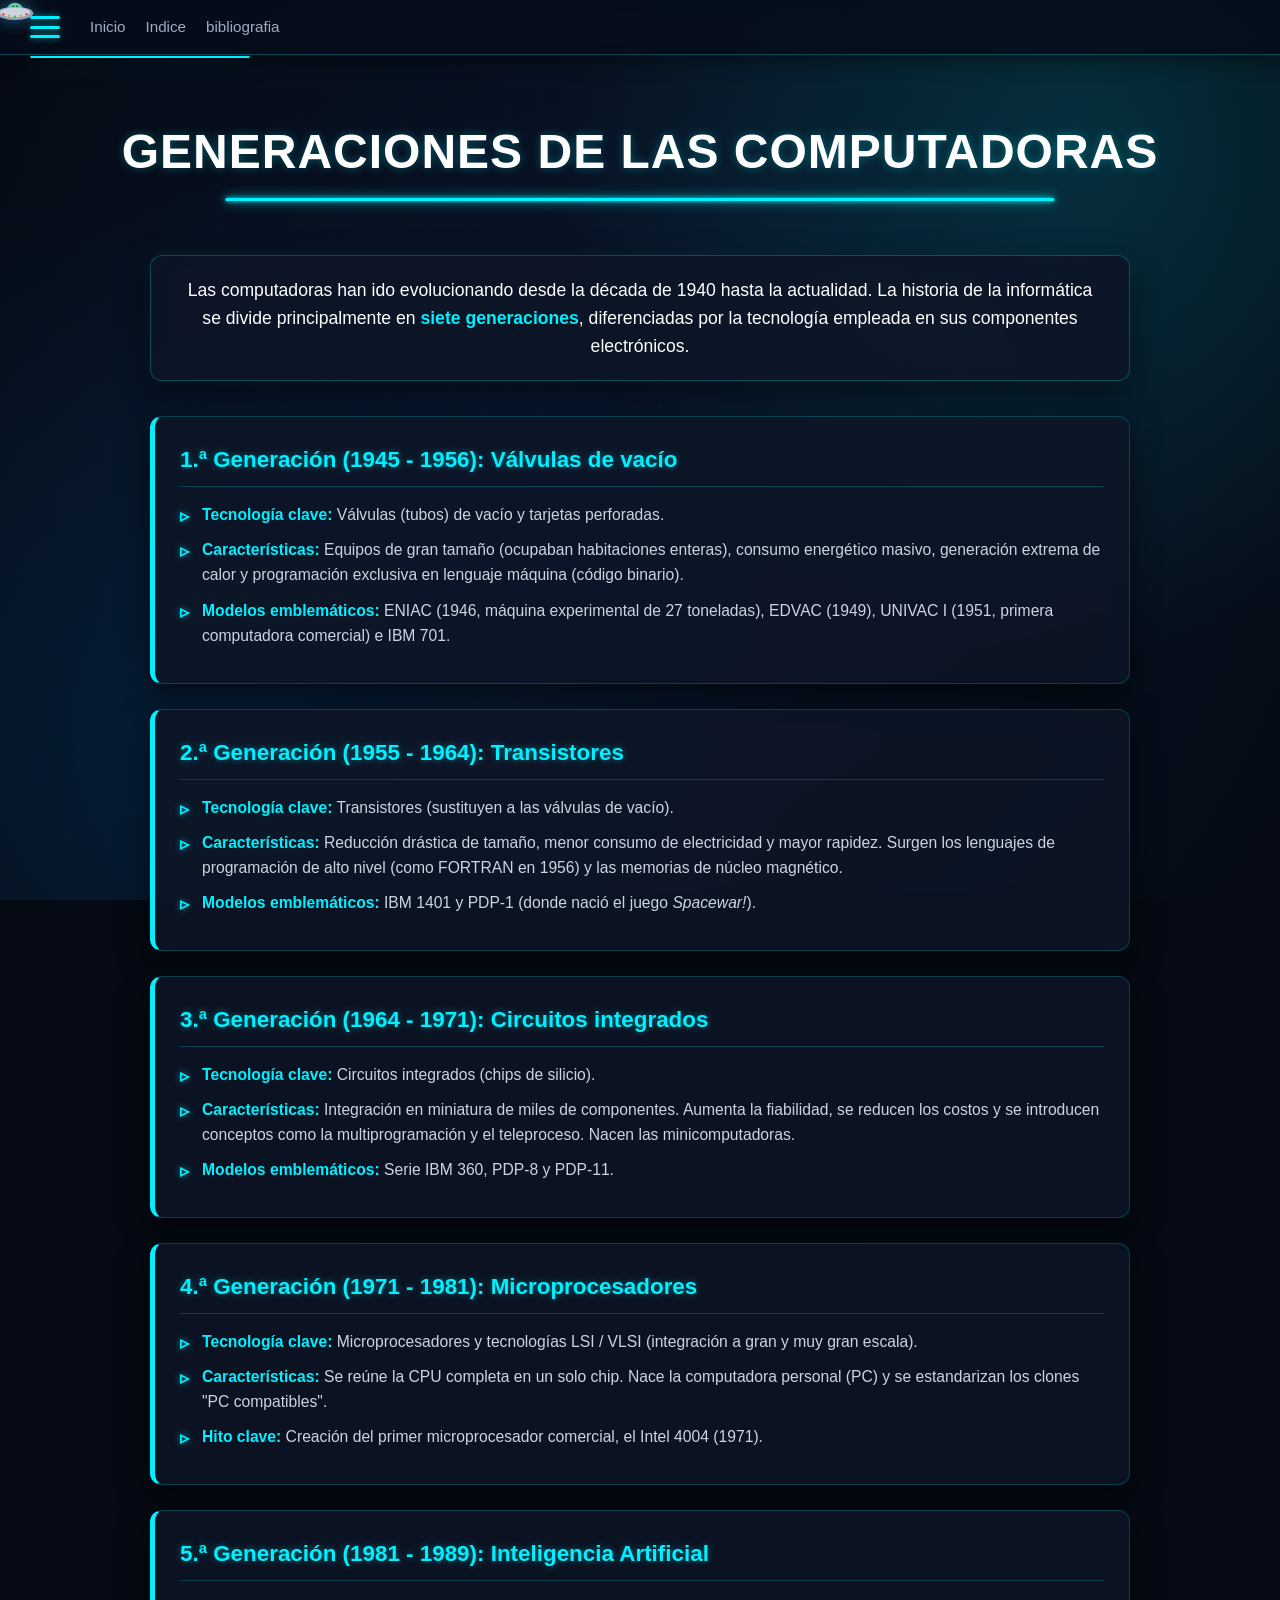
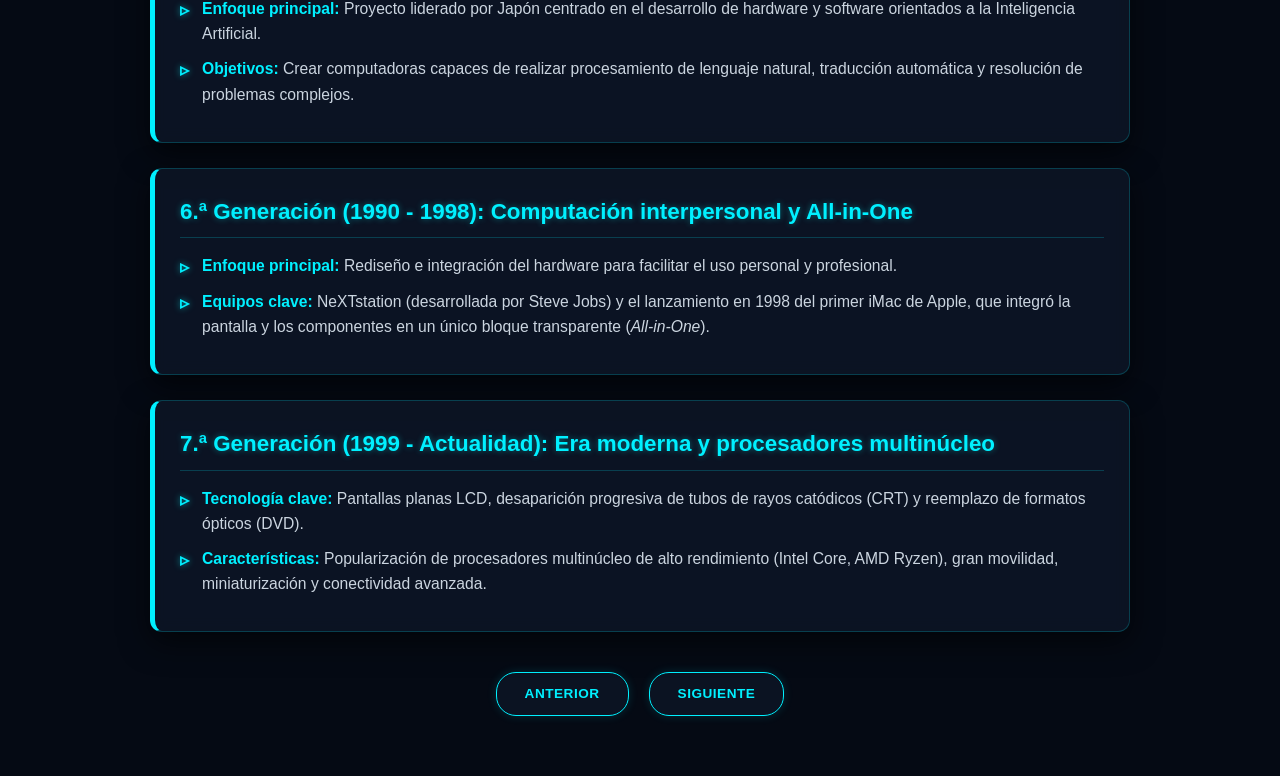
<file: generaciones.html>
<!DOCTYPE html>
<html lang="es">
<head>
    <meta charset="UTF-8">
    <meta name="viewport" content="width=device-width, initial-scale=1.0">
    <title>Generaciones</title>
    <link rel="stylesheet" href="generaciones.css">
    <script src="script.js" defer></script>
</head>
<body>
    <!--menu de interaccion-->
    <!-- Barra de interacción superior -->
    <nav class="navbar">
        <!-- Menú desplegable con las tres rayitas (Hamburguesa) -->
        <div class="menu-container">
            <input type="checkbox" id="menu-toggle" class="menu-checkbox">
            <label for="menu-toggle" class="menu-icon">
                <span></span>
                <span></span>
                <span></span>
            </label>

            <!-- Opciones que se desglosan al hacer clic en las rayitas -->
            <ul class="dropdown-menu">
                <li><a href="antecedentes.html">Antecedentes</a></li>
                <li><a href="precursores.html">Precursores</a></li>
                <li><a href="generaciones.html"> Generaciones</a></li>
                <li><a href="componentes.html">Componentes</a></li>
                <li><a href="evolucion.html"> Hardware y Software</a></li>
            </ul>
        </div>

        <!-- Apartados extras al ladito de la barrita -->
        <div class="nav-links">
            <a href="index.html">Inicio</a>
            <a href="indice.html">Indice</a>
            <a href="bibliografia.html">bibliografia</a>
        </div>
    </nav>

    <header class="titulo">
        <h1>Generaciones de las computadoras</h1>
    </header>

    <!-- Contenido principal con las 7 generaciones -->
    <main class="contenido-generaciones">
        <p class="introduccion">
            Las computadoras han ido evolucionando desde la década de 1940 hasta la actualidad. La historia de la informática se divide principalmente en <strong>siete generaciones</strong>, diferenciadas por la tecnología empleada en sus componentes electrónicos.
        </p>

        <div class="generaciones-container">
            
            <section class="generacion-card">
                <h2>1.ª Generación (1945 - 1956): Válvulas de vacío</h2>
                <ul>
                    <li><strong>Tecnología clave:</strong> Válvulas (tubos) de vacío y tarjetas perforadas.</li>
                    <li><strong>Características:</strong> Equipos de gran tamaño (ocupaban habitaciones enteras), consumo energético masivo, generación extrema de calor y programación exclusiva en lenguaje máquina (código binario).</li>
                    <li><strong>Modelos emblemáticos:</strong> ENIAC (1946, máquina experimental de 27 toneladas), EDVAC (1949), UNIVAC I (1951, primera computadora comercial) e IBM 701.</li>
                </ul>
            </section>

            <section class="generacion-card">
                <h2>2.ª Generación (1955 - 1964): Transistores</h2>
                <ul>
                    <li><strong>Tecnología clave:</strong> Transistores (sustituyen a las válvulas de vacío).</li>
                    <li><strong>Características:</strong> Reducción drástica de tamaño, menor consumo de electricidad y mayor rapidez. Surgen los lenguajes de programación de alto nivel (como FORTRAN en 1956) y las memorias de núcleo magnético.</li>
                    <li><strong>Modelos emblemáticos:</strong> IBM 1401 y PDP-1 (donde nació el juego <em>Spacewar!</em>).</li>
                </ul>
            </section>

            <section class="generacion-card">
                <h2>3.ª Generación (1964 - 1971): Circuitos integrados</h2>
                <ul>
                    <li><strong>Tecnología clave:</strong> Circuitos integrados (chips de silicio).</li>
                    <li><strong>Características:</strong> Integración en miniatura de miles de componentes. Aumenta la fiabilidad, se reducen los costos y se introducen conceptos como la multiprogramación y el teleproceso. Nacen las minicomputadoras.</li>
                    <li><strong>Modelos emblemáticos:</strong> Serie IBM 360, PDP-8 y PDP-11.</li>
                </ul>
            </section>

            <section class="generacion-card">
                <h2>4.ª Generación (1971 - 1981): Microprocesadores</h2>
                <ul>
                    <li><strong>Tecnología clave:</strong> Microprocesadores y tecnologías LSI / VLSI (integración a gran y muy gran escala).</li>
                    <li><strong>Características:</strong> Se reúne la CPU completa en un solo chip. Nace la computadora personal (PC) y se estandarizan los clones "PC compatibles".</li>
                    <li><strong>Hito clave:</strong> Creación del primer microprocesador comercial, el Intel 4004 (1971).</li>
                </ul>
            </section>

            <section class="generacion-card">
                <h2>5.ª Generación (1981 - 1989): Inteligencia Artificial</h2>
                <ul>
                    <li><strong>Enfoque principal:</strong> Proyecto liderado por Japón centrado en el desarrollo de hardware y software orientados a la Inteligencia Artificial.</li>
                    <li><strong>Objetivos:</strong> Crear computadoras capaces de realizar procesamiento de lenguaje natural, traducción automática y resolución de problemas complejos.</li>
                </ul>
            </section>

            <section class="generacion-card">
                <h2>6.ª Generación (1990 - 1998): Computación interpersonal y All-in-One</h2>
                <ul>
                    <li><strong>Enfoque principal:</strong> Rediseño e integración del hardware para facilitar el uso personal y profesional.</li>
                    <li><strong>Equipos clave:</strong> NeXTstation (desarrollada por Steve Jobs) y el lanzamiento en 1998 del primer iMac de Apple, que integró la pantalla y los componentes en un único bloque transparente (<em>All-in-One</em>).</li>
                </ul>
            </section>

            <section class="generacion-card">
                <h2>7.ª Generación (1999 - Actualidad): Era moderna y procesadores multinúcleo</h2>
                <ul>
                    <li><strong>Tecnología clave:</strong> Pantallas planas LCD, desaparición progresiva de tubos de rayos catódicos (CRT) y reemplazo de formatos ópticos (DVD).</li>
                    <li><strong>Características:</strong> Popularización de procesadores multinúcleo de alto rendimiento (Intel Core, AMD Ryzen), gran movilidad, miniaturización y conectividad avanzada.</li>
                </ul>
            </section>

        </div>
    </main>

    <div class="botones-container">
        <a href="precursores.html" class="btn">Anterior</a>
        <a href="componentes.html" class="btn2">Siguiente</a>
    </div>


<script>
  document.addEventListener('keydown', function(event) {
    // Definimos a dónde irá cada flecha lateral
    // Reemplaza 'pagina_anterior.html' y 'pagina_siguiente.html' con los nombres reales de tus archivos
    const PAGINA_ANTERIOR = 'precursores.html'; 
    const PAGINA_SIGUIENTE = 'componentes.html'; 

    switch (event.key) {
      case 'ArrowLeft':
        // Flecha Izquierda -> Ir a la página anterior
        if (PAGINA_ANTERIOR) {
          window.location.href = PAGINA_ANTERIOR;
        }
        break;

      case 'ArrowRight':
        // Flecha Derecha -> Ir a la página siguiente
        if (PAGINA_SIGUIENTE) {
          window.location.href = PAGINA_SIGUIENTE;
        }
        break;

      case 'ArrowDown':
        // Flecha Abajo -> Bajar suavemente dentro de la misma página
        event.preventDefault(); // Evita saltos bruscos
        window.scrollBy({
          top: 300, // Ajusta la distancia de bajada en píxeles
          behavior: 'smooth'
        });
        break;

      case 'ArrowUp':
        // Flecha Arriba -> Subir suavemente dentro de la misma página
        event.preventDefault();
        window.scrollBy({
          top: -300, // Ajusta la distancia de subida en píxeles
          behavior: 'smooth'
        });
        break;
    }
  });
</script>



</body>
</html>
</file>
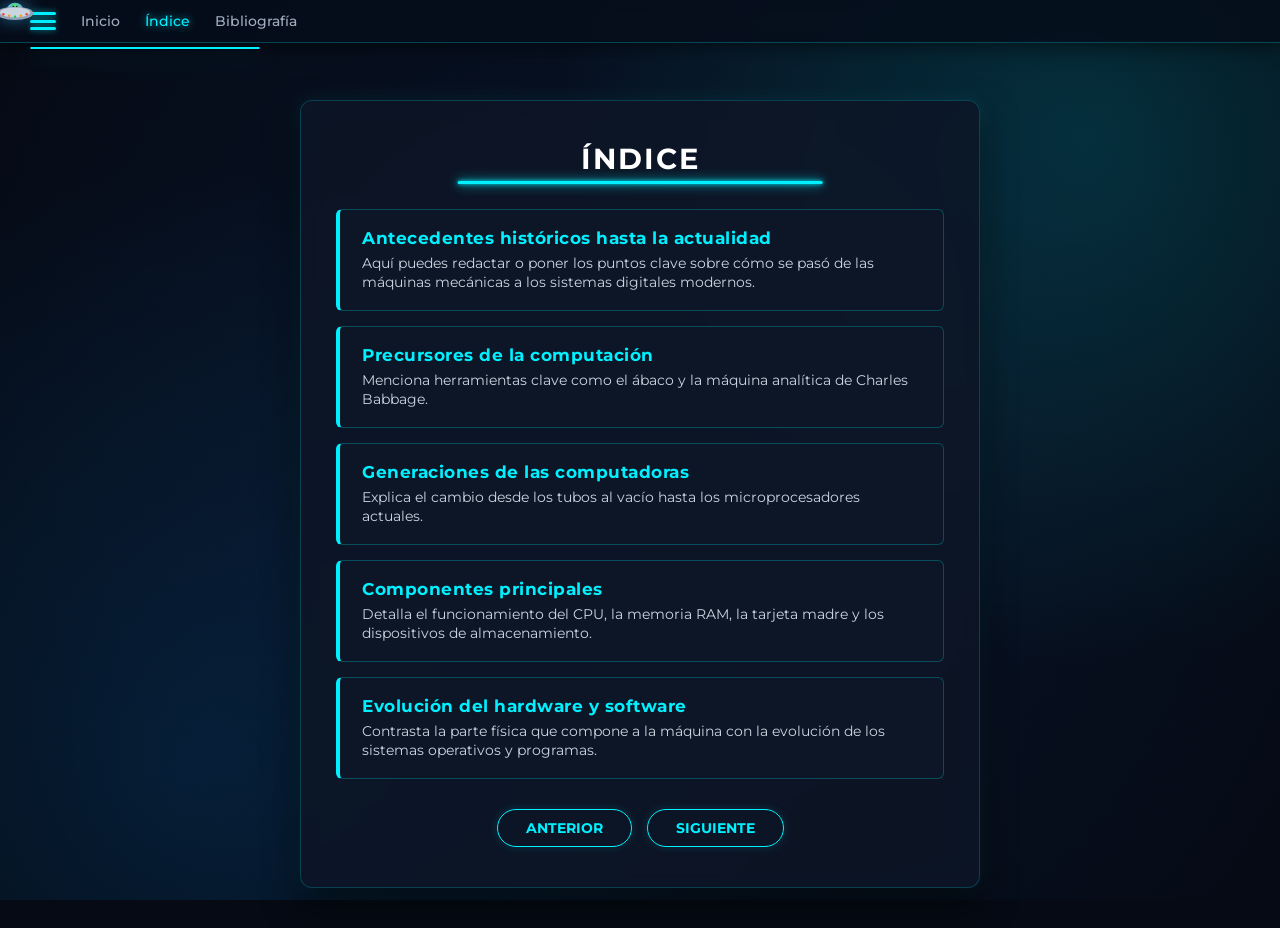
<file: indice.html>
<!DOCTYPE html>
<html lang="es">
<head>
    <meta charset="UTF-8">
    <meta name="viewport" content="width=device-width, initial-scale=1.0">
    <title>Índice - La Computadora</title>
    <link rel="stylesheet" href="indice.css">
    <!-- Fuente Google Montserrat -->
    <link href="https://fonts.googleapis.com/css2?family=Montserrat:wght@400;600;700&display=swap" rel="stylesheet">
    <script src="script.js" defer></script>
</head>
<body>

    <!-- Barra de navegación superior -->
    <nav class="navbar">
        <div class="menu-container">
            <input type="checkbox" id="menu-toggle" class="menu-checkbox">
            <label for="menu-toggle" class="menu-icon">
                <span></span>
                <span></span>
                <span></span>
            </label>

            <!-- Menú desplegable -->
            <ul class="dropdown-menu">
                <li><a href="antecedentes.html">Antecedentes</a></li>
                <li><a href="precursores.html">Precursores</a></li>
                <li><a href="generaciones.html">Generaciones</a></li>
                <li><a href="componentes.html">Componentes</a></li>
                <li><a href="evolucion.html">Hardware y Software</a></li>
            </ul>
        </div>

        <!-- Enlaces alineados a la derecha -->
        <div class="nav-links">
            <a href="index.html">Inicio</a>
            <a href="indice.html" class="active">Índice</a>
            <a href="bibliografia.html">Bibliografía</a>
        </div>
    </nav>

    <!-- Tarjeta Principal Centrada -->
    <main class="main-container">
        <div class="glass-card">
            <h1 class="page-title">ÍNDICE</h1>

            <!-- Secciones de las tarjetas -->
            <div class="cards-list">
                <a href="antecedentes.html" class="card-link">
                    <section class="card">
                        <h2>Antecedentes históricos hasta la actualidad</h2>
                        <p>Aquí puedes redactar o poner los puntos clave sobre cómo se pasó de las máquinas mecánicas a los sistemas digitales modernos.</p>
                    </section>
                </a>

                <a href="precursores.html" class="card-link">
                    <section class="card">
                        <h2>Precursores de la computación</h2>
                        <p>Menciona herramientas clave como el ábaco y la máquina analítica de Charles Babbage.</p>
                    </section>
                </a>

                <a href="generaciones.html" class="card-link">
                    <section class="card">
                        <h2>Generaciones de las computadoras</h2>
                        <p>Explica el cambio desde los tubos al vacío hasta los microprocesadores actuales.</p>
                    </section>
                </a>

                <a href="componentes.html" class="card-link">
                    <section class="card">
                        <h2>Componentes principales</h2>
                        <p>Detalla el funcionamiento del CPU, la memoria RAM, la tarjeta madre y los dispositivos de almacenamiento.</p>
                    </section>
                </a>

                <a href="evolucion.html" class="card-link">
                    <section class="card">
                        <h2>Evolución del hardware y software</h2>
                        <p>Contrasta la parte física que compone a la máquina con la evolución de los sistemas operativos y programas.</p>
                    </section>
                </a>
            </div>

            <!-- Botones de Navegación inferior -->
            <div class="botones-container">
                <a href="introduccion.html" class="btn">Anterior</a>
                <a href="antecedentes.html" class="btn">Siguiente</a>
            </div>
        </div>
    </main>



<script>
  document.addEventListener('keydown', function(event) {
    // Definimos a dónde irá cada flecha lateral
    // Reemplaza 'pagina_anterior.html' y 'pagina_siguiente.html' con los nombres reales de tus archivos
    const PAGINA_ANTERIOR = 'introduccion.html'; 
    const PAGINA_SIGUIENTE = 'antecedentes.html'; 

    switch (event.key) {
      case 'ArrowLeft':
        // Flecha Izquierda -> Ir a la página anterior
        if (PAGINA_ANTERIOR) {
          window.location.href = PAGINA_ANTERIOR;
        }
        break;

      case 'ArrowRight':
        // Flecha Derecha -> Ir a la página siguiente
        if (PAGINA_SIGUIENTE) {
          window.location.href = PAGINA_SIGUIENTE;
        }
        break;

      case 'ArrowDown':
        // Flecha Abajo -> Bajar suavemente dentro de la misma página
        event.preventDefault(); // Evita saltos bruscos
        window.scrollBy({
          top: 300, // Ajusta la distancia de bajada en píxeles
          behavior: 'smooth'
        });
        break;

      case 'ArrowUp':
        // Flecha Arriba -> Subir suavemente dentro de la misma página
        event.preventDefault();
        window.scrollBy({
          top: -300, // Ajusta la distancia de subida en píxeles
          behavior: 'smooth'
        });
        break;
    }
  });
</script>



</body>
</html>
</file>
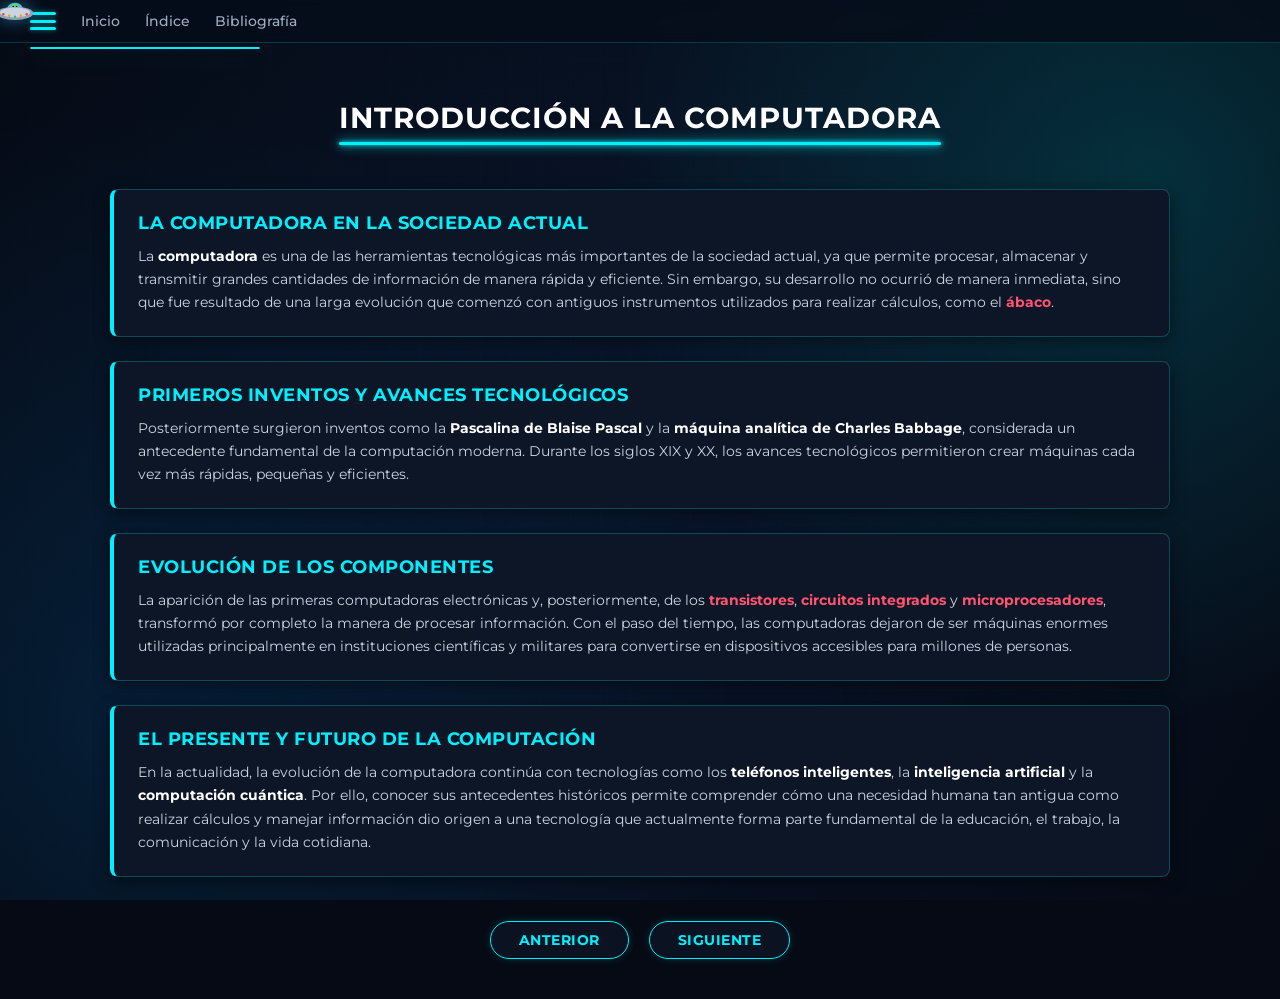
<file: introduccion.html>
<!DOCTYPE html>
<html lang="es">
<head>
    <meta charset="UTF-8">
    <meta name="viewport" content="width=device-width, initial-scale=1.0">
    <title>Introducción - La Computadora</title>
    <!-- Fuente moderna Montserrat -->
    <link href="https://fonts.googleapis.com/css2?family=Montserrat:wght@400;600;700&display=swap" rel="stylesheet">
    <link rel="stylesheet" href="introduccion.css">
    <script src="script.js" defer></script>
</head>
<body>

    <!-- Barra de navegación superior -->
    <nav class="navbar">
        <div class="menu-container">
            <input type="checkbox" id="menu-toggle" class="menu-checkbox">
            <label for="menu-toggle" class="menu-icon">
                <span></span>
                <span></span>
                <span></span>
            </label>

            <!-- Menú desplegable hamburguesa -->
            <ul class="dropdown-menu">
                <li><a href="antecedentes.html">Antecedentes</a></li>
                <li><a href="precursores.html">Precursores</a></li>
                <li><a href="generaciones.html">Generaciones</a></li>
                <li><a href="componentes.html">Componentes</a></li>
                <li><a href="evolucion.html">Hardware y Software</a></li>
            </ul>
        </div>

        <!-- Enlaces superiores alineados a la derecha -->
        <div class="nav-links">
            <a href="index.html">Inicio</a>
            <a href="indice.html">Índice</a>
            <a href="bibliografia.html">Bibliografía</a>
        </div>
    </nav>

    <!-- Contenedor Principal (Bloques verticales centrados) -->
    <main class="main-container">
        
        <!-- Título principal de la página -->
        <header class="header-pagina">
            <h1>Introducción a la Computadora</h1>
        </header>

        <!-- Bloque 1: Importancia y Función -->
        <section class="card">
            <h2>La Computadora en la Sociedad Actual</h2>
            <p>
                La <strong>computadora</strong> es una de las herramientas tecnológicas más importantes de la sociedad actual, ya que permite procesar, almacenar y transmitir grandes cantidades de información de manera rápida y eficiente. Sin embargo, su desarrollo no ocurrió de manera inmediata, sino que fue resultado de una larga evolución que comenzó con antiguos instrumentos utilizados para realizar cálculos, como el <em>ábaco</em>.
            </p>
        </section>

        <!-- Bloque 2: Antecedentes e Inventos Clave -->
        <section class="card">
            <h2>Primeros Inventos y Avances Tecnológicos</h2>
            <p>
                Posteriormente surgieron inventos como la <strong>Pascalina de Blaise Pascal</strong> y la <strong>máquina analítica de Charles Babbage</strong>, considerada un antecedente fundamental de la computación moderna. Durante los siglos XIX y XX, los avances tecnológicos permitieron crear máquinas cada vez más rápidas, pequeñas y eficientes.
            </p>
        </section>

        <!-- Bloque 3: Transformación Tecnológica -->
        <section class="card">
            <h2>Evolución de los Componentes</h2>
            <p>
                La aparición de las primeras computadoras electrónicas y, posteriormente, de los <em>transistores</em>, <em>circuitos integrados</em> y <em>microprocesadores</em>, transformó por completo la manera de procesar información. Con el paso del tiempo, las computadoras dejaron de ser máquinas enormes utilizadas principalmente en instituciones científicas y militares para convertirse en dispositivos accesibles para millones de personas.
            </p>
        </section>

        <!-- Bloque 4: La Computadora Hoy y el Futuro -->
        <section class="card">
            <h2>El Presente y Futuro de la Computación</h2>
            <p>
                En la actualidad, la evolución de la computadora continúa con tecnologías como los <strong>teléfonos inteligentes</strong>, la <strong>inteligencia artificial</strong> y la <strong>computación cuántica</strong>. Por ello, conocer sus antecedentes históricos permite comprender cómo una necesidad humana tan antigua como realizar cálculos y manejar información dio origen a una tecnología que actualmente forma parte fundamental de la educación, el trabajo, la comunicación y la vida cotidiana.
            </p>
        </section>

        <!-- Botones de Navegación Inferiores -->
        <div class="botones-container">
            <a href="index.html" class="btn">Anterior</a>
            <a href="indice.html" class="btn">Siguiente</a>
        </div>

    </main>



<script>
  document.addEventListener('keydown', function(event) {
    // Definimos a dónde irá cada flecha lateral
    // Reemplaza 'pagina_anterior.html' y 'pagina_siguiente.html' con los nombres reales de tus archivos
    const PAGINA_ANTERIOR = 'index.html'; 
    const PAGINA_SIGUIENTE = 'indice.html'; 

    switch (event.key) {
      case 'ArrowLeft':
        // Flecha Izquierda -> Ir a la página anterior
        if (PAGINA_ANTERIOR) {
          window.location.href = PAGINA_ANTERIOR;
        }
        break;

      case 'ArrowRight':
        // Flecha Derecha -> Ir a la página siguiente
        if (PAGINA_SIGUIENTE) {
          window.location.href = PAGINA_SIGUIENTE;
        }
        break;

      case 'ArrowDown':
        // Flecha Abajo -> Bajar suavemente dentro de la misma página
        event.preventDefault(); // Evita saltos bruscos
        window.scrollBy({
          top: 300, // Ajusta la distancia de bajada en píxeles
          behavior: 'smooth'
        });
        break;

      case 'ArrowUp':
        // Flecha Arriba -> Subir suavemente dentro de la misma página
        event.preventDefault();
        window.scrollBy({
          top: -300, // Ajusta la distancia de subida en píxeles
          behavior: 'smooth'
        });
        break;
    }
  });
</script>


</body>
</html>
</file>
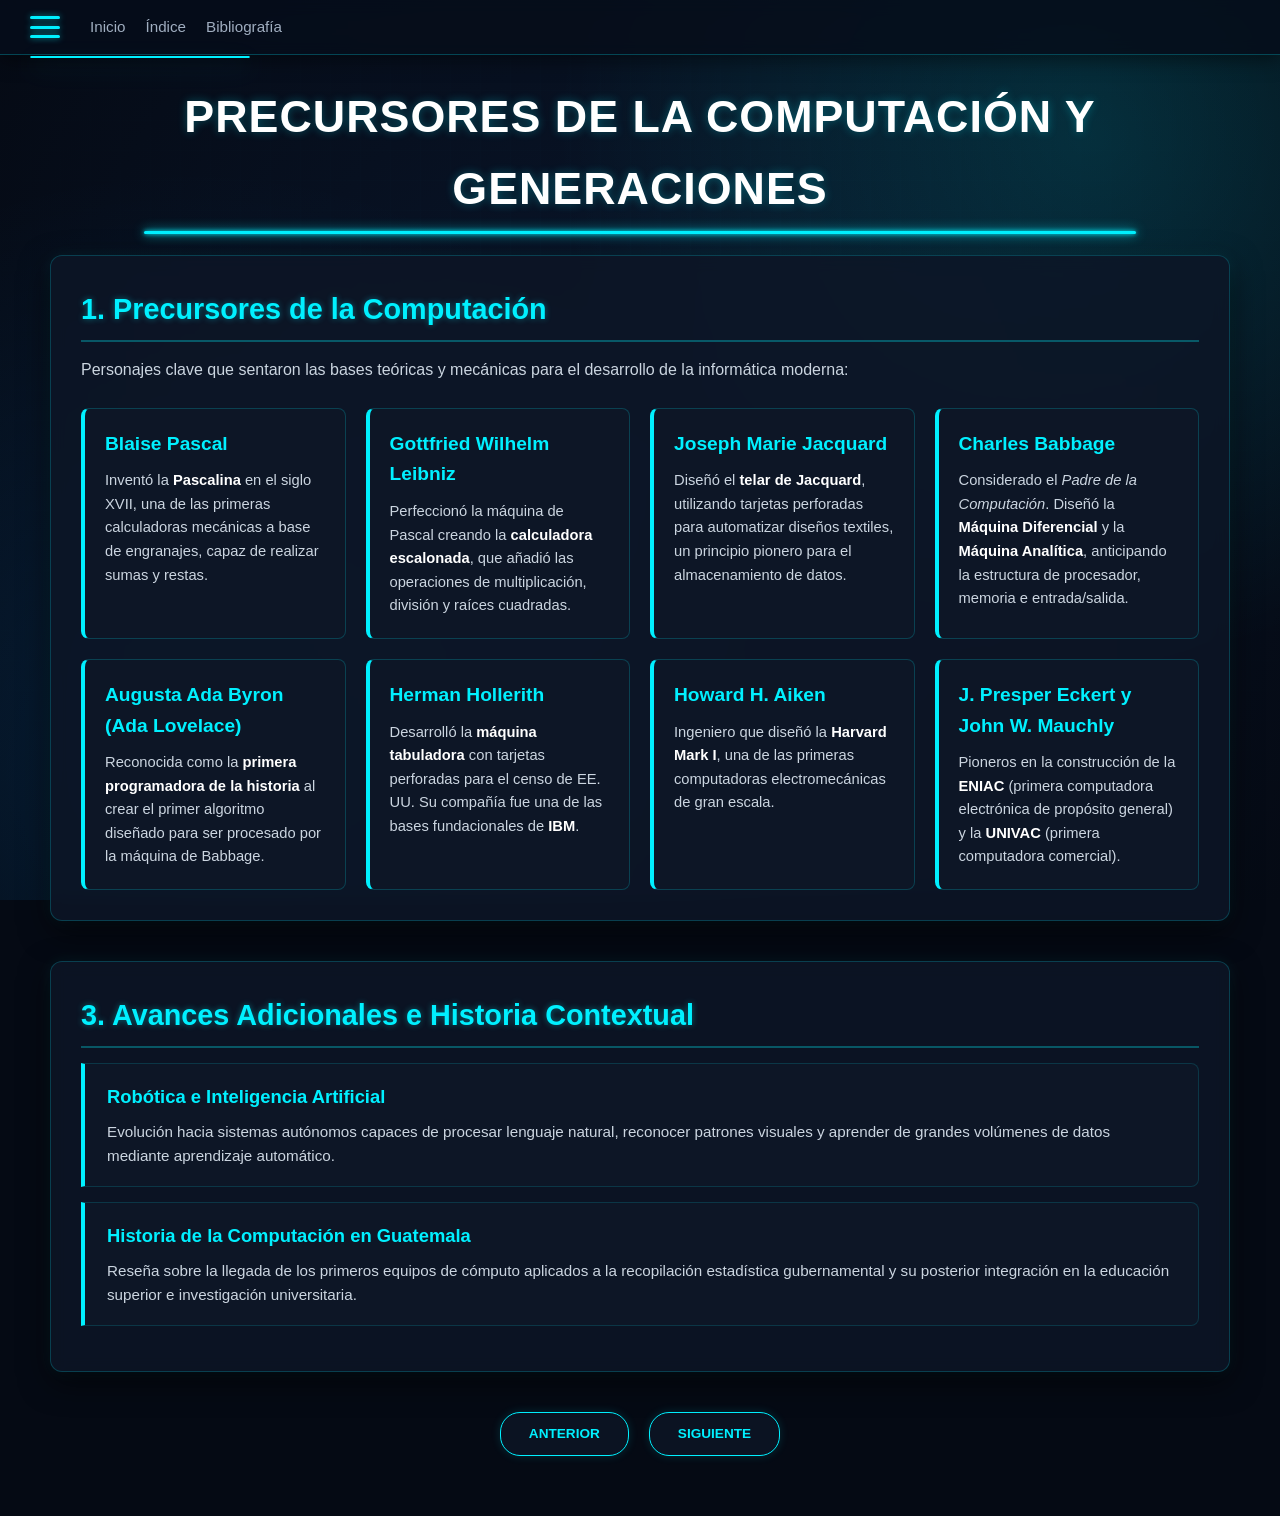
<file: precursores.html>
<!DOCTYPE html>
<html lang="es">
<head>
    <meta charset="UTF-8">
    <meta name="viewport" content="width=device-width, initial-scale=1.0">
    <title>Precursores y Generaciones de la Computación</title>
    <link rel="stylesheet" href="precursores.css">
</head>
<body>
    <!-- Barra de interacción superior -->
    <nav class="navbar">
        <!-- Menú desplegable con las tres rayitas (Hamburguesa) -->
        <div class="menu-container">
            <input type="checkbox" id="menu-toggle" class="menu-checkbox">
            <label for="menu-toggle" class="menu-icon">
                <span></span>
                <span></span>
                <span></span>
            </label>

            <!-- Opciones que se desglosan al hacer clic en las rayitas -->
            <ul class="dropdown-menu">
                <li><a href="antecedentes.html">Antecedentes</a></li>
                <li><a href="#precursores">Precursores</a></li>
                <li><a href="generaciones.html">Generaciones</a></li>
                <li><a href="componentes.html">componentes</a></li>
                <li><a href="evolucion.html">Hardware y Software</a></li>
            </ul>
        </div>

        <!-- Apartados extras al ladito de la barrita -->
        <div class="nav-links">
            <a href="index.html">Inicio</a>
            <a href="indice.html">Índice</a>
            <a href="bibliografia.html">Bibliografía</a>
        </div>
    </nav>

    <header class="titulo">
        <h1>Precursores de la Computación y Generaciones</h1>
    </header>

    <!-- Contenido principal -->
    <main class="contenido" id="contenido">

        <!-- Sección 1: Precursores -->
        <section id="precursores" class="seccion-precursores">
            <h2>1. Precursores de la Computación</h2>
            <p class="introduccion">Personajes clave que sentaron las bases teóricas y mecánicas para el desarrollo de la informática moderna:</p>

            <div class="grid-precursores">
                <article class="tarjeta-precursor">
                    <h3>Blaise Pascal</h3>
                    <p>Inventó la <strong>Pascalina</strong> en el siglo XVII, una de las primeras calculadoras mecánicas a base de engranajes, capaz de realizar sumas y restas.</p>
                </article>

                <article class="tarjeta-precursor">
                    <h3>Gottfried Wilhelm Leibniz</h3>
                    <p>Perfeccionó la máquina de Pascal creando la <strong>calculadora escalonada</strong>, que añadió las operaciones de multiplicación, división y raíces cuadradas.</p>
                </article>

                <article class="tarjeta-precursor">
                    <h3>Joseph Marie Jacquard</h3>
                    <p>Diseñó el <strong>telar de Jacquard</strong>, utilizando tarjetas perforadas para automatizar diseños textiles, un principio pionero para el almacenamiento de datos.</p>
                </article>

                <article class="tarjeta-precursor">
                    <h3>Charles Babbage</h3>
                    <p>Considerado el <em>Padre de la Computación</em>. Diseñó la <strong>Máquina Diferencial</strong> y la <strong>Máquina Analítica</strong>, anticipando la estructura de procesador, memoria e entrada/salida.</p>
                </article>

                <article class="tarjeta-precursor">
                    <h3>Augusta Ada Byron (Ada Lovelace)</h3>
                    <p>Reconocida como la <strong>primera programadora de la historia</strong> al crear el primer algoritmo diseñado para ser procesado por la máquina de Babbage.</p>
                </article>

                <article class="tarjeta-precursor">
                    <h3>Herman Hollerith</h3>
                    <p>Desarrolló la <strong>máquina tabuladora</strong> con tarjetas perforadas para el censo de EE. UU. Su compañía fue una de las bases fundacionales de <strong>IBM</strong>.</p>
                </article>

                <article class="tarjeta-precursor">
                    <h3>Howard H. Aiken</h3>
                    <p>Ingeniero que diseñó la <strong>Harvard Mark I</strong>, una de las primeras computadoras electromecánicas de gran escala.</p>
                </article>

                <article class="tarjeta-precursor">
                    <h3>J. Presper Eckert y John W. Mauchly</h3>
                    <p>Pioneros en la construcción de la <strong>ENIAC</strong> (primera computadora electrónica de propósito general) y la <strong>UNIVAC</strong> (primera computadora comercial).</p>
                </article>
            </div>
        </section>

       

        <!-- Sección 3: Puntos Adicionales -->
        <section id="adicionales" class="seccion-adicionales">
            <h2>3. Avances Adicionales e Historia Contextual</h2>
            
            <article class="bloque-adicional">
                <h3>Robótica e Inteligencia Artificial</h3>
                <p>Evolución hacia sistemas autónomos capaces de procesar lenguaje natural, reconocer patrones visuales y aprender de grandes volúmenes de datos mediante aprendizaje automático.</p>
            </article>

            <article class="bloque-adicional">
                <h3>Historia de la Computación en Guatemala</h3>
                <p>Reseña sobre la llegada de los primeros equipos de cómputo aplicados a la recopilación estadística gubernamental y su posterior integración en la educación superior e investigación universitaria.</p>
            </article>
        </section>

    </main>

    <!-- Botones de navegación inferior -->
    <div class="botones-container">
        <a href="antecedentes.html" class="btn">Anterior</a>
        <a href="generaciones.html" class="btn2">Siguiente</a>
    </div>




<script>
  document.addEventListener('keydown', function(event) {
    // Definimos a dónde irá cada flecha lateral
    // Reemplaza 'pagina_anterior.html' y 'pagina_siguiente.html' con los nombres reales de tus archivos
    const PAGINA_ANTERIOR = 'antecedentes.html'; 
    const PAGINA_SIGUIENTE = 'generaciones.html'; 

    switch (event.key) {
      case 'ArrowLeft':
        // Flecha Izquierda -> Ir a la página anterior
        if (PAGINA_ANTERIOR) {
          window.location.href = PAGINA_ANTERIOR;
        }
        break;

      case 'ArrowRight':
        // Flecha Derecha -> Ir a la página siguiente
        if (PAGINA_SIGUIENTE) {
          window.location.href = PAGINA_SIGUIENTE;
        }
        break;

      case 'ArrowDown':
        // Flecha Abajo -> Bajar suavemente dentro de la misma página
        event.preventDefault(); // Evita saltos bruscos
        window.scrollBy({
          top: 300, // Ajusta la distancia de bajada en píxeles
          behavior: 'smooth'
        });
        break;

      case 'ArrowUp':
        // Flecha Arriba -> Subir suavemente dentro de la misma página
        event.preventDefault();
        window.scrollBy({
          top: -300, // Ajusta la distancia de subida en píxeles
          behavior: 'smooth'
        });
        break;
    }
  });
</script>



</body>
</html>
</file>
<file: antecedentes.css>
/* ==========================================
   1. ESTILOS BASE Y RESETS + ANIMACIÓN DE FONDO
   ========================================== */
* {
    margin: 0;
    padding: 0;
    box-sizing: border-box;
}

body {
    color: #ffffff;
    font-family: 'Montserrat', sans-serif;
    line-height: 1.6;
    padding: 20px;
    padding-top: 90px;
    min-height: 100vh;

    /* FONDO CIBERNÉTICO CON ANIMACIÓN DE FLUJO DE DATOS */
    background-color: #050a14;
    background-image: 
        radial-gradient(circle at 85% 15%, rgba(0, 240, 255, 0.15) 0%, transparent 40%),
        radial-gradient(circle at 15% 85%, rgba(0, 150, 255, 0.12) 0%, transparent 45%),
        radial-gradient(circle at 50% 50%, rgba(10, 25, 50, 0.8) 0%, #050a14 100%),
        linear-gradient(rgba(0, 240, 255, 0.05) 1px, transparent 1px),
        linear-gradient(90deg, rgba(0, 240, 255, 0.05) 1px, transparent 1px);
    background-size: 100% 100%, 100% 100%, 100% 100%, 30px 30px, 30px 30px;
    background-attachment: fixed;
    animation: flujoCircuito 25s linear infinite;
}

/* Animación que desplaza la cuadrícula del circuito */
@keyframes flujoCircuito {
    0% {
        background-position: 0 0, 0 0, 0 0, 0 0, 0 0;
    }
    100% {
        background-position: 0 0, 0 0, 0 0, 60px 60px, 60px 60px;
    }
}

/* ==========================================
   ENCABEZADO CON EFECTO REVELADO
   ========================================== */
.titulo {
    min-height: 15vh;
    display: flex;
    flex-direction: column;
    justify-content: center;
    align-items: center;
    text-align: center;
    margin-bottom: 30px;
    padding: 10px;
    animation: fadeInTitulo 1.2s ease-out;
}

@keyframes fadeInTitulo {
    from {
        opacity: 0;
        transform: translateY(-20px);
    }
    to {
        opacity: 1;
        transform: translateY(0);
    }
}

.titulo h1 {
    color: #ffffff;
    font-size: 2.5rem;
    font-weight: 700;
    text-transform: uppercase;
    letter-spacing: 1px;
    position: relative;
    padding-bottom: 10px;
    text-shadow: 0 0 10px rgba(0, 240, 255, 0.3);
}

/* Línea neón con pulso eléctrico */
.titulo h1::after {
    content: '';
    position: absolute;
    bottom: 0;
    left: 50%;
    transform: translateX(-50%);
    width: 80%;
    height: 3px;
    background-color: #00f0ff;
    border-radius: 2px;
    box-shadow: 0 0 12px #00f0ff, 0 0 4px #00f0ff;
    animation: pulsoNeon 3s infinite alternate;
}

@keyframes pulsoNeon {
    0% {
        box-shadow: 0 0 8px #00f0ff, 0 0 2px #00f0ff;
        opacity: 0.8;
    }
    100% {
        box-shadow: 0 0 18px #00f0ff, 0 0 8px #00f0ff;
        opacity: 1;
    }
}

.subtitulo {
    color: #a0aec0;
    font-size: 1.1rem;
    margin-top: 15px;
    max-width: 700px;
}

/* ==========================================
   BARRA DE NAVEGACIÓN SUPERIOR
   ========================================== */
.navbar {
    position: fixed;
    top: 0;
    left: 0;
    width: 100%;
    background-color: rgba(7, 13, 26, 0.85);
    backdrop-filter: blur(8px);
    display: flex;
    align-items: center;
    padding: 15px 30px;
    z-index: 1000;
    border-bottom: 1px solid rgba(0, 240, 255, 0.25);
    box-shadow: 0 4px 20px rgba(0, 0, 0, 0.5);
}

/* Menú Hamburguesa */
.menu-container {
    position: relative;
}

.menu-checkbox {
    display: none;
}

.menu-icon {
    display: flex;
    flex-direction: column;
    justify-content: space-between;
    width: 30px;
    height: 22px;
    cursor: pointer;
}

.menu-icon span {
    display: block;
    height: 3px;
    width: 100%;
    background-color: #00f0ff;
    border-radius: 2px;
    transition: all 0.3s ease;
    box-shadow: 0 0 6px rgba(0, 240, 255, 0.6);
}

.dropdown-menu {
    position: absolute;
    top: 40px;
    left: 0;
    background-color: #0b1324;
    border: 1px solid #00f0ff;
    border-radius: 6px;
    list-style: none;
    width: 220px;
    box-shadow: 0 8px 25px rgba(0, 240, 255, 0.25);
    max-height: 0;
    overflow: hidden;
    transition: max-height 0.35s cubic-bezier(0.4, 0, 0.2, 1);
}

.dropdown-menu li a {
    display: block;
    padding: 12px 15px;
    color: #ffffff;
    text-decoration: none;
    font-size: 0.9rem;
    border-bottom: 1px solid rgba(255, 255, 255, 0.05);
    transition: background 0.2s, color 0.2s, padding-left 0.2s ease;
}

.dropdown-menu li a:hover {
    background-color: rgba(0, 240, 255, 0.15);
    color: #00f0ff;
    padding-left: 20px; /* Ligero desplazamiento al pasar el cursor */
}

.menu-checkbox:checked ~ .dropdown-menu {
    max-height: 300px;
}

.nav-links {
    display: flex;
    gap: 20px;
    margin-left: 30px;
}

.nav-links a {
    color: #a0aec0;
    text-decoration: none;
    font-size: 0.95rem;
    font-weight: 500;
    transition: color 0.2s, text-shadow 0.2s;
}

.nav-links a:hover {
    color: #00f0ff;
    text-shadow: 0 0 8px rgba(0, 240, 255, 0.7);
}

/* ==========================================
   CONTENIDO PRINCIPAL & EFECTO DE ESCANEO (CRT)
   ========================================== */
.contenido-principal {
    max-width: 950px;
    margin: 0 auto 40px auto;
    display: flex;
    flex-direction: column;
    gap: 30px;
}

/* Secciones con animación de aparición */
.seccion-historia {
    position: relative;
    overflow: hidden;
    background-color: rgba(13, 22, 38, 0.85);
    border: 1px solid rgba(0, 240, 255, 0.2);
    border-radius: 10px;
    padding: 30px;
    box-shadow: 0 10px 30px rgba(0, 0, 0, 0.6), 0 0 15px rgba(0, 240, 255, 0.08);
    backdrop-filter: blur(8px);
    transition: transform 0.3s cubic-bezier(0.175, 0.885, 0.32, 1.275), border-color 0.3s ease, box-shadow 0.3s ease;
    animation: aparicionTarjeta 0.8s ease-out backwards;
}

@keyframes aparicionTarjeta {
    from {
        opacity: 0;
        transform: translateY(30px);
    }
    to {
        opacity: 1;
        transform: translateY(0);
    }
}

/* Efecto visual de línea de escaneo CRT en las tarjetas */
.seccion-historia::after {
    content: "";
    position: absolute;
    top: -100%;
    left: 0;
    width: 100%;
    height: 100%;
    background: linear-gradient(
        to bottom,
        transparent 0%,
        rgba(0, 240, 255, 0.04) 50%,
        transparent 100%
    );
    animation: lineaEscaneo 8s linear infinite;
    pointer-events: none;
}

@keyframes lineaEscaneo {
    0% { top: -100%; }
    100% { top: 200%; }
}

.seccion-historia:hover {
    transform: translateY(-4px);
    border-color: rgba(0, 240, 255, 0.6);
    box-shadow: 0 12px 35px rgba(0, 0, 0, 0.7), 0 0 25px rgba(0, 240, 255, 0.25);
}

.seccion-historia h2 {
    color: #00f0ff;
    font-size: 1.5rem;
    margin-bottom: 15px;
    border-bottom: 2px solid rgba(0, 240, 255, 0.3);
    padding-bottom: 8px;
    text-shadow: 0 0 6px rgba(0, 240, 255, 0.4);
}

.seccion-historia p {
    color: #cbd5e0;
    margin-bottom: 15px;
    font-size: 1rem;
}

/* Listas con cursor parpadeante estilo terminal */
.seccion-historia ul {
    list-style: none;
    padding-left: 0;
}

.seccion-historia li {
    position: relative;
    padding-left: 25px;
    margin-bottom: 12px;
    color: #cbd5e0;
}

.seccion-historia li::before {
    content: "➢";
    position: absolute;
    left: 0;
    color: #00f0ff;
    font-size: 1rem;
    text-shadow: 0 0 5px rgba(0, 240, 255, 0.6);
    animation: parpadeoCursor 1.5s infinite;
}

@keyframes parpadeoCursor {
    0%, 100% { opacity: 1; }
    50% { opacity: 0.3; }
}

.seccion-historia strong {
    color: #ffffff;
}

.seccion-historia em {
    color: #00f0ff;
    font-style: normal;
    font-weight: 600;
}

/* Tarjetas de hitos destacados */
.tarjeta-info {
    background: #0d1626;
    border: 1px solid rgba(0, 240, 255, 0.15);
    border-left: 4px solid #00f0ff;
    border-radius: 6px;
    padding: 15px 20px;
    margin: 15px 0;
    transition: transform 0.25s ease, box-shadow 0.25s ease, border-left-color 0.25s ease;
}

.tarjeta-info:hover {
    transform: translateX(6px);
    border-left-color: #00f0ff;
    box-shadow: -3px 0 15px rgba(0, 240, 255, 0.3), 0 4px 15px rgba(0, 0, 0, 0.4);
}

.tarjeta-info h3 {
    color: #00f0ff;
    font-size: 1.15rem;
    margin-bottom: 8px;
}

.tarjeta-info p {
    margin-bottom: 0;
    font-size: 0.95rem;
    color: #cbd5e0;
}

/* ==========================================
   BOTONES
   ========================================== */
.botones-container {
    display: flex;
    justify-content: center;
    gap: 20px;
    margin-top: 30px;
    margin-bottom: 40px;
    width: 100%;
}

.btn, .btn2 {
    display: inline-block;
    padding: 10px 28px;
    background: rgba(13, 22, 38, 0.8);
    color: #00f0ff;
    border: 1.5px solid #00f0ff;
    border-radius: 20px;
    text-decoration: none;
    font-weight: bold;
    text-transform: uppercase;
    font-size: 0.85rem;
    transition: all 0.3s ease;
    box-shadow: 0 0 10px rgba(0, 240, 255, 0.15);
    cursor: pointer;
    position: relative;
    overflow: hidden;
}

.btn:hover, .btn2:hover {
    background-color: #00f0ff;
    color: #050a14;
    box-shadow: 0 0 20px rgba(0, 240, 255, 0.8);
    transform: scale(1.03);
}

/* ==========================================
   DISEÑO ADAPTATIVO (MÓVILES)
   ========================================== */
@media (max-width: 768px) {
    .titulo h1 {
        font-size: 1.8rem;
    }

    .seccion-historia {
        padding: 20px;
    }

    .nav-links {
        display: none;
    }
}




/* Oculta el cursor por defecto en toda la página */
* {
  cursor: none !important;
}

/* Contenedor flotante del cursor */
#custom-cursor {
  position: fixed;
  top: 0;
  left: 0;
  width: 50px;
  height: 50px;
  pointer-events: none; /* Permite hacer clic a través del cursor */
  z-index: 99999;
  transform: translate(-10px, -10px); /* Alinea la punta de la mano con el clic */
  transition: transform 0.05s ease-out, opacity 0.2s ease;
}

#custom-cursor img {
  width: 100%;
  height: 100%;
  filter: drop-shadow(0px 0px 8px rgba(56, 189, 248, 0.5));
}

/* Animación cuando presionas el clic */
#custom-cursor.clicking {
  transform: translate(-10px, -10px) scale(0.9);
}
</file>
<file: bibliografia.css>
/* =======================================
   RESET Y ESTILOS GLOBALES
   ======================================= */
* {
    margin: 0;
    padding: 0;
    box-sizing: border-box;
}

html {
    scroll-behavior: smooth;
}

body {
    color: #ffffff;
    font-family: 'Montserrat', sans-serif;
    line-height: 1.6;
    padding: 20px;
    padding-top: 90px;
    min-height: 100vh;
    display: flex;
    flex-direction: column;

    /* 
       FONDO CIBERNÉTICO CON ILUMINACIÓN NEÓN Y PATRÓN DE CIRCUITO
    */
    background-color: #050a14;
    background-image: 
        /* Destellos cyan y azules tecnológicos */
        radial-gradient(circle at 85% 15%, rgba(0, 240, 255, 0.15) 0%, transparent 40%),
        radial-gradient(circle at 15% 85%, rgba(0, 150, 255, 0.12) 0%, transparent 45%),
        radial-gradient(circle at 50% 50%, rgba(10, 25, 50, 0.8) 0%, #050a14 100%),
        /* Malla simulando tarjeta de circuitos */
        linear-gradient(rgba(0, 240, 255, 0.05) 1px, transparent 1px),
        linear-gradient(90deg, rgba(0, 240, 255, 0.05) 1px, transparent 1px);
    background-size: 100% 100%, 100% 100%, 100% 100%, 30px 30px, 30px 30px;
    background-attachment: fixed;
}

/* =======================================
   BARRA DE NAVEGACIÓN SUPERIOR (NAVBAR)
   ======================================= */
.navbar {
    position: fixed;
    top: 0;
    left: 0;
    width: 100%;
    background-color: rgba(7, 13, 26, 0.85);
    display: flex;
    align-items: center;
    padding: 15px 30px;
    z-index: 1000;
    border-bottom: 1px solid rgba(0, 240, 255, 0.25);
    backdrop-filter: blur(8px);
    box-shadow: 0 4px 20px rgba(0, 0, 0, 0.5);
}

/* Menú Hamburguesa */
.menu-container {
    position: relative;
}

.menu-checkbox {
    display: none;
}

.menu-icon {
    display: flex;
    flex-direction: column;
    justify-content: space-between;
    width: 30px;
    height: 22px;
    cursor: pointer;
    z-index: 1001;
}

.menu-icon span {
    display: block;
    height: 3px;
    width: 100%;
    background-color: #00f0ff;
    border-radius: 2px;
    transition: all 0.3s ease;
    box-shadow: 0 0 6px rgba(0, 240, 255, 0.6);
}

.menu-icon:hover span {
    background-color: #00f0ff;
    box-shadow: 0 0 10px rgba(0, 240, 255, 0.8);
}

/* Animación de la hamburguesa al abrir (X) */
.menu-checkbox:checked ~ .menu-icon span:nth-child(1) {
    transform: translateY(9.5px) rotate(45deg);
}

.menu-checkbox:checked ~ .menu-icon span:nth-child(2) {
    opacity: 0;
}

.menu-checkbox:checked ~ .menu-icon span:nth-child(3) {
    transform: translateY(-9.5px) rotate(-45deg);
}

/* Menú desplegable oculto por defecto */
.dropdown-menu {
    position: absolute;
    top: 40px;
    left: 0;
    background-color: #0b1324;
    border: 1px solid #00f0ff;
    border-radius: 6px;
    list-style: none;
    width: 230px;
    box-shadow: 0 8px 25px rgba(0, 240, 255, 0.25);
    max-height: 0;
    overflow: hidden;
    transition: max-height 0.4s ease-in-out, opacity 0.3s ease;
    opacity: 0;
}

.dropdown-menu li a {
    display: block;
    padding: 12px 18px;
    color: #ffffff;
    text-decoration: none;
    font-size: 0.9rem;
    font-weight: 500;
    border-bottom: 1px solid rgba(255, 255, 255, 0.05);
    transition: background 0.2s ease, color 0.2s ease, padding-left 0.2s ease;
}

.dropdown-menu li:last-child a {
    border-bottom: none;
}

.dropdown-menu li a:hover {
    background-color: rgba(0, 240, 255, 0.15);
    color: #00f0ff;
    padding-left: 24px;
}

/* Desplegar menú al marcar checkbox */
.menu-checkbox:checked ~ .dropdown-menu {
    max-height: 350px;
    opacity: 1;
}

/* Enlaces superiores al lado de la barra */
.nav-links {
    display: flex;
    gap: 25px;
    margin-left: 35px;
}

.nav-links a {
    color: #a0aec0;
    text-decoration: none;
    font-size: 0.95rem;
    font-weight: 500;
    transition: color 0.2s ease, text-shadow 0.2s ease;
}

.nav-links a:hover {
    color: #00f0ff;
    text-shadow: 0 0 8px rgba(0, 240, 255, 0.7);
}

/* =======================================
   ENCABEZADO DE PÁGINA (.TITULO)
   ======================================= */
.titulo {
    height: 15vh;
    min-height: 90px;
    display: flex;
    flex-direction: column;
    justify-content: center;
    align-items: center;
    text-align: center;
    margin-bottom: 30px;
}

.titulo h1 {
    color: #ffffff;
    font-size: 2.8rem;
    font-weight: 700;
    text-transform: uppercase;
    letter-spacing: 1px;
    position: relative;
    padding-bottom: 10px;
    text-shadow: 0 0 10px rgba(0, 240, 255, 0.3);
}

/* Línea de resplandor neón bajo el título */
.titulo h1::after {
    content: '';
    position: absolute;
    bottom: 0;
    left: 50%;
    transform: translateX(-50%);
    width: 80%;
    height: 3px;
    background-color: #00f0ff;
    border-radius: 2px;
    box-shadow: 0 0 12px #00f0ff, 0 0 4px #00f0ff;
}

/* =======================================
   CONTENIDO PRINCIPAL Y TARJETAS
   ======================================= */
.contenido-principal {
    max-width: 950px;
    width: 100%;
    margin: 0 auto;
    flex: 1;
}

/* Tarjeta contenedora de cada sección */
.seccion-contenido {
    background-color: rgba(13, 22, 38, 0.85);
    border: 1px solid rgba(0, 240, 255, 0.2);
    border-radius: 12px;
    padding: 35px;
    margin-bottom: 35px;
    box-shadow: 0 10px 30px rgba(0, 0, 0, 0.6), 0 0 15px rgba(0, 240, 255, 0.08);
    backdrop-filter: blur(8px);
    transition: border-color 0.3s ease, box-shadow 0.3s ease;
}

.seccion-contenido:hover {
    border-color: rgba(0, 240, 255, 0.5);
    box-shadow: 0 10px 30px rgba(0, 0, 0, 0.6), 0 0 20px rgba(0, 240, 255, 0.2);
}

.seccion-contenido h2 {
    color: #00f0ff;
    font-size: 1.75rem;
    font-weight: 700;
    margin-bottom: 20px;
    border-bottom: 2px solid rgba(0, 240, 255, 0.3);
    padding-bottom: 10px;
    text-shadow: 0 0 6px rgba(0, 240, 255, 0.4);
}

.seccion-contenido h3 {
    color: #00f0ff;
    font-size: 1.3rem;
    font-weight: 600;
    margin-top: 20px;
    margin-bottom: 12px;
}

.seccion-contenido p {
    color: #cbd5e0;
    font-size: 1rem;
    margin-bottom: 16px;
    line-height: 1.75;
}

.seccion-contenido strong {
    color: #ffffff;
    font-weight: 600;
}

.seccion-contenido em {
    color: #00f0ff;
    font-style: normal;
    font-weight: 600;
}

/* Subsecciones con borde lateral de acento */
.subseccion {
    background: #0d1626;
    border: 1px solid rgba(0, 240, 255, 0.15);
    border-left: 4px solid #00f0ff;
    border-radius: 0 8px 8px 0;
    padding: 22px;
    margin: 22px 0;
    transition: transform 0.2s ease, box-shadow 0.2s ease;
}

.subseccion:hover {
    transform: translateX(4px);
    box-shadow: 0 0 15px rgba(0, 240, 255, 0.2);
}

/* =======================================
   ESTILOS DE LISTAS Y BIBLIOGRAFÍA
   ======================================= */
.seccion-contenido ul, 
.seccion-contenido ol {
    margin-left: 25px;
    margin-bottom: 20px;
}

.seccion-contenido li {
    color: #cbd5e0;
    margin-bottom: 12px;
    line-height: 1.65;
}

.seccion-contenido ul ul {
    margin-top: 8px;
    margin-bottom: 10px;
    list-style-type: circle;
}

/* Lista específica para la página de Bibliografía */
.lista-bibliografia {
    list-style: none;
    margin-left: 0 !important;
}

.lista-bibliografia li {
    background: #0d1626;
    border: 1px solid rgba(0, 240, 255, 0.2);
    border-left: 4px solid #00f0ff;
    border-radius: 6px;
    padding: 18px 22px;
    margin-bottom: 20px;
    line-height: 1.7;
    transition: background 0.3s ease, border-color 0.3s ease, transform 0.2s ease, box-shadow 0.2s ease;
}

.lista-bibliografia li:hover {
    background: #111e33;
    border-color: #00f0ff;
    transform: translateX(4px);
    box-shadow: 0 0 15px rgba(0, 240, 255, 0.2);
}

.lista-bibliografia a {
    color: #00f0ff;
    text-decoration: none;
    font-size: 0.92rem;
    word-break: break-all;
    transition: color 0.2s ease, text-shadow 0.2s ease;
}

.lista-bibliografia a:hover {
    color: #ffffff;
    text-shadow: 0 0 8px rgba(0, 240, 255, 0.8);
    text-decoration: underline;
}

/* =======================================
   BOTONES DE NAVEGACIÓN INFERIORES
   ======================================= */
.botones-container {
    display: flex;
    justify-content: center;
    align-items: center;
    gap: 20px;
    margin-top: 30px;
    margin-bottom: 40px;
    width: 100%;
}

.btn, .btn2 {
    display: inline-block;
    padding: 10px 28px;
    background: rgba(13, 22, 38, 0.8);
    color: #00f0ff;
    border: 1.5px solid #00f0ff;
    border-radius: 20px;
    text-decoration: none;
    font-weight: 700;
    font-size: 0.85rem;
    text-transform: uppercase;
    letter-spacing: 0.5px;
    transition: all 0.3s ease;
    text-align: center;
    min-width: 130px;
    box-shadow: 0 0 10px rgba(0, 240, 255, 0.15);
}

.btn:hover, .btn2:hover {
    background-color: #00f0ff;
    color: #050a14;
    box-shadow: 0 0 18px rgba(0, 240, 255, 0.6);
    transform: translateY(-2px);
}

/* =======================================
   DISEÑO RESPONSIVO (MEDIA QUERIES)
   ======================================= */
@media (max-width: 768px) {
    body {
        padding: 15px;
        padding-top: 85px;
    }

    .navbar {
        padding: 12px 20px;
    }

    .nav-links {
        display: none;
    }

    .titulo {
        height: auto;
        margin-top: 15px;
        margin-bottom: 25px;
    }

    .titulo h1 {
        font-size: 2.1rem;
    }

    .seccion-contenido {
        padding: 22px;
        margin-bottom: 25px;
    }

    .seccion-contenido h2 {
        font-size: 1.45rem;
    }

    .seccion-contenido h3 {
        font-size: 1.15rem;
    }

    .subseccion {
        padding: 15px;
    }

    .lista-bibliografia li {
        padding: 14px 16px;
    }

    .botones-container {
        gap: 15px;
    }

    .btn, .btn2 {
        padding: 10px 20px;
        font-size: 0.85rem;
        min-width: 110px;
    }
}




/* Oculta el cursor por defecto en toda la página */
* {
  cursor: none !important;
}

/* Contenedor flotante del cursor */
#custom-cursor {
  position: fixed;
  top: 0;
  left: 0;
  width: 50px;
  height: 50px;
  pointer-events: none; /* Permite hacer clic a través del cursor */
  z-index: 99999;
  transform: translate(-10px, -10px); /* Alinea la punta de la mano con el clic */
  transition: transform 0.05s ease-out, opacity 0.2s ease;
}

#custom-cursor img {
  width: 100%;
  height: 100%;
  filter: drop-shadow(0px 0px 8px rgba(56, 189, 248, 0.5));
}

/* Animación cuando presionas el clic */
#custom-cursor.clicking {
  transform: translate(-10px, -10px) scale(0.9);
}
</file>
<file: componentes.css>
/* =======================================
   RESET Y ESTILOS GLOBALES
   ======================================= */
* {
    margin: 0;
    padding: 0;
    box-sizing: border-box;
}

body {
    color: #ffffff;
    font-family: 'Montserrat', sans-serif;
    line-height: 1.6;
    padding: 20px;
    padding-top: 90px;
    min-height: 100vh;

    /* 
       FONDO CIBERNÉTICO CON ILUMINACIÓN NEÓN Y PATRÓN DE CIRCUITO
    */
    background-color: #050a14;
    background-image: 
        /* Destellos cyan y azules tecnológicos */
        radial-gradient(circle at 85% 15%, rgba(0, 240, 255, 0.15) 0%, transparent 40%),
        radial-gradient(circle at 15% 85%, rgba(0, 150, 255, 0.12) 0%, transparent 45%),
        radial-gradient(circle at 50% 50%, rgba(10, 25, 50, 0.8) 0%, #050a14 100%),
        /* Malla simulando tarjeta de circuitos */
        linear-gradient(rgba(0, 240, 255, 0.05) 1px, transparent 1px),
        linear-gradient(90deg, rgba(0, 240, 255, 0.05) 1px, transparent 1px);
    background-size: 100% 100%, 100% 100%, 100% 100%, 30px 30px, 30px 30px;
    background-attachment: fixed;
}

/* =======================================
   ENCABEZADO DE LA PÁGINA
   ======================================= */
.titulo {
    height: 15vh;
    min-height: 90px;
    display: flex;
    flex-direction: column;
    justify-content: center;
    align-items: center;
    text-align: center;
    margin-bottom: 30px;
}

.titulo h1 {
    color: #ffffff;
    font-size: 3rem;
    font-weight: 700;
    text-transform: uppercase;
    letter-spacing: 1px;
    position: relative;
    padding-bottom: 10px;
    text-shadow: 0 0 10px rgba(0, 240, 255, 0.3);
}

/* Línea de resplandor neón bajo el título */
.titulo h1::after {
    content: '';
    position: absolute;
    bottom: 0;
    left: 50%;
    transform: translateX(-50%);
    width: 80%;
    height: 3px;
    background-color: #00f0ff;
    border-radius: 2px;
    box-shadow: 0 0 12px #00f0ff, 0 0 4px #00f0ff;
}

/* =======================================
   BARRA DE NAVEGACIÓN SUPERIOR
   ======================================= */
.navbar {
    position: fixed;
    top: 0;
    left: 0;
    width: 100%;
    background-color: rgba(7, 13, 26, 0.85);
    display: flex;
    align-items: center;
    padding: 15px 30px;
    z-index: 1000;
    border-bottom: 1px solid rgba(0, 240, 255, 0.25);
    backdrop-filter: blur(8px);
    box-shadow: 0 4px 20px rgba(0, 0, 0, 0.5);
}

/* Menú Hamburguesa */
.menu-container {
    position: relative;
}

.menu-checkbox {
    display: none;
}

.menu-icon {
    display: flex;
    flex-direction: column;
    justify-content: space-between;
    width: 30px;
    height: 22px;
    cursor: pointer;
}

.menu-icon span {
    display: block;
    height: 3px;
    width: 100%;
    background-color: #00f0ff;
    border-radius: 2px;
    transition: all 0.3s ease;
    box-shadow: 0 0 6px rgba(0, 240, 255, 0.6);
}

/* Menú desplegable */
.dropdown-menu {
    position: absolute;
    top: 40px;
    left: 0;
    background-color: #0b1324;
    border: 1px solid #00f0ff;
    border-radius: 6px;
    list-style: none;
    width: 220px;
    box-shadow: 0 8px 25px rgba(0, 240, 255, 0.25);
    max-height: 0;
    overflow: hidden;
    transition: max-height 0.3s ease-out;
}

.dropdown-menu li a {
    display: block;
    padding: 12px 15px;
    color: #ffffff;
    text-decoration: none;
    font-size: 0.9rem;
    border-bottom: 1px solid rgba(255, 255, 255, 0.05);
    transition: background 0.2s, color 0.2s;
}

.dropdown-menu li a:hover {
    background-color: rgba(0, 240, 255, 0.15);
    color: #00f0ff;
}

.menu-checkbox:checked ~ .dropdown-menu {
    max-height: 300px;
}

/* Enlaces superiores al lado del menú */
.nav-links {
    display: flex;
    gap: 20px;
    margin-left: 30px;
}

.nav-links a {
    color: #a0aec0;
    text-decoration: none;
    font-size: 0.95rem;
    font-weight: 500;
    transition: color 0.2s, text-shadow 0.2s;
}

.nav-links a:hover {
    color: #00f0ff;
    text-shadow: 0 0 8px rgba(0, 240, 255, 0.7);
}

/* =======================================
   ESTILOS DEL CONTENIDO PRINCIPAL
   ======================================= */
.contenido-principal {
    max-width: 950px;
    margin: 0 auto;
    padding: 10px;
}

/* Tarjetas de las secciones */
.seccion-contenido {
    background-color: rgba(13, 22, 38, 0.85);
    border: 1px solid rgba(0, 240, 255, 0.2);
    border-radius: 12px;
    padding: 30px;
    margin-bottom: 35px;
    box-shadow: 0 10px 30px rgba(0, 0, 0, 0.6), 0 0 15px rgba(0, 240, 255, 0.08);
    backdrop-filter: blur(8px);
    transition: border-color 0.3s ease, box-shadow 0.3s ease;
}

.seccion-contenido:hover {
    border-color: rgba(0, 240, 255, 0.5);
    box-shadow: 0 10px 30px rgba(0, 0, 0, 0.6), 0 0 20px rgba(0, 240, 255, 0.2);
}

/* Titulares internos */
.seccion-contenido h2 {
    color: #00f0ff;
    font-size: 1.8rem;
    margin-bottom: 20px;
    border-bottom: 2px solid rgba(0, 240, 255, 0.3);
    padding-bottom: 8px;
    text-shadow: 0 0 6px rgba(0, 240, 255, 0.4);
}

.seccion-contenido h3 {
    color: #00f0ff;
    font-size: 1.25rem;
    margin-top: 15px;
    margin-bottom: 10px;
}

/* Parrafos y destacados */
.seccion-contenido p {
    color: #cbd5e0;
    font-size: 1rem;
    margin-bottom: 15px;
    line-height: 1.7;
}

.seccion-contenido strong {
    color: #ffffff;
    font-weight: 600;
}

.seccion-contenido em {
    color: #00f0ff;
    font-style: normal;
    font-weight: 600;
}

/* Listas */
.seccion-contenido ul {
    margin-left: 25px;
    margin-bottom: 20px;
}

.seccion-contenido li {
    color: #cbd5e0;
    margin-bottom: 10px;
    line-height: 1.6;
}

.seccion-contenido ul ul {
    margin-top: 8px;
    margin-bottom: 10px;
    list-style-type: circle;
}

/* Subsecciones (Software A, B y C) */
.subseccion {
    background: #0d1626;
    border: 1px solid rgba(0, 240, 255, 0.15);
    border-left: 4px solid #00f0ff;
    border-radius: 0 8px 8px 0;
    padding: 20px;
    margin: 20px 0;
    transition: transform 0.2s ease, box-shadow 0.2s ease;
}

.subseccion:hover {
    transform: translateX(4px);
    box-shadow: 0 0 15px rgba(0, 240, 255, 0.2);
}

/* =======================================
   BOTONES DE NAVEGACIÓN
   ======================================= */
.botones-container {
    display: flex;
    justify-content: center;
    gap: 20px;
    margin-top: 30px;
    margin-bottom: 40px;
    width: 100%;
}

.btn, .btn2 {
    display: inline-block;
    padding: 10px 28px;
    background: rgba(13, 22, 38, 0.8);
    color: #00f0ff;
    border: 1.5px solid #00f0ff;
    border-radius: 20px;
    text-decoration: none;
    font-weight: bold;
    font-size: 0.85rem;
    text-transform: uppercase;
    letter-spacing: 0.5px;
    transition: all 0.3s ease;
    box-shadow: 0 0 10px rgba(0, 240, 255, 0.15);
}

.btn:hover, .btn2:hover {
    background-color: #00f0ff;
    color: #050a14;
    box-shadow: 0 0 18px rgba(0, 240, 255, 0.6);
    transform: translateY(-2px);
}

/* Adaptación para pantallas pequeñas */
@media (max-width: 768px) {
    body {
        padding: 10px;
        padding-top: 85px;
    }

    .titulo h1 {
        font-size: 2.2rem;
    }

    .seccion-contenido {
        padding: 20px;
    }

    .nav-links {
        display: none;
    }
}

/* Oculta el cursor por defecto en toda la página */
* {
  cursor: none !important;
}

/* Contenedor flotante del cursor */
#custom-cursor {
  position: fixed;
  top: 0;
  left: 0;
  width: 50px;
  height: 50px;
  pointer-events: none; /* Permite hacer clic a través del cursor */
  z-index: 99999;
  transform: translate(-10px, -10px); /* Alinea la punta de la mano con el clic */
  transition: transform 0.05s ease-out, opacity 0.2s ease;
}

#custom-cursor img {
  width: 100%;
  height: 100%;
  filter: drop-shadow(0px 0px 8px rgba(56, 189, 248, 0.5));
}

/* Animación cuando presionas el clic */
#custom-cursor.clicking {
  transform: translate(-10px, -10px) scale(0.9);
}
</file>
<file: conclusion.css>
/* ==========================================================================
   1. VARIABLES GLOBALES Y RESET (TEMA CIBERNÉTICO NEÓN)
   ========================================================================== */
:root {
    --bg-primary: #050a14;        /* Fondo base hiper-oscuro */
    --bg-surface: #0d1626;        /* Color para tarjetas y bloques */
    --bg-surface-hover: #111e33;  /* Estado hover */
    --accent-color: #00f0ff;      /* Cyan neón brillante */
    --accent-hover: #00f0ff;      /* Hover de botones */
    --text-primary: #ffffff;      /* Texto principal */
    --text-secondary: #cbd5e0;    /* Texto secundario */
    --border-color: rgba(0, 240, 255, 0.2); /* Bordes neón sutiles */
    --radius: 10px;               /* Bordes redondeados */
    --transition: all 0.3s ease;  /* Transiciones suaves */
}

* {
    margin: 0;
    padding: 0;
    box-sizing: border-box;
}

body {
    font-family: 'Montserrat', 'Inter', system-ui, -apple-system, sans-serif;
    background-color: var(--bg-primary);
    color: var(--text-primary);
    line-height: 1.7;
    padding-top: 85px;
    min-height: 100vh;

    /* 
       FONDO CIBERNÉTICO CON ILUMINACIÓN NEÓN Y PATRÓN DE CIRCUITO
    */
    background-image: 
        /* Destellos cyan y azules tecnológicos */
        radial-gradient(circle at 85% 15%, rgba(0, 240, 255, 0.15) 0%, transparent 40%),
        radial-gradient(circle at 15% 85%, rgba(0, 150, 255, 0.12) 0%, transparent 45%),
        radial-gradient(circle at 50% 50%, rgba(10, 25, 50, 0.8) 0%, #050a14 100%),
        /* Malla simulando tarjeta de circuitos */
        linear-gradient(rgba(0, 240, 255, 0.05) 1px, transparent 1px),
        linear-gradient(90deg, rgba(0, 240, 255, 0.05) 1px, transparent 1px);
    background-size: 100% 100%, 100% 100%, 100% 100%, 30px 30px, 30px 30px;
    background-attachment: fixed;
}

/* ==========================================================================
   2. BARRA DE NAVEGACIÓN
   ========================================================================== */
.navbar {
    position: fixed;
    top: 0;
    left: 0;
    width: 100%;
    background-color: rgba(7, 13, 26, 0.85);
    backdrop-filter: blur(8px); /* Efecto cristal suave */
    display: flex;
    align-items: center;
    padding: 15px 30px;
    z-index: 1000;
    border-bottom: 1px solid var(--border-color);
    box-shadow: 0 4px 20px rgba(0, 0, 0, 0.5);
}

/* Menú Hamburguesa */
.menu-container {
    position: relative;
}

.menu-checkbox {
    display: none;
}

.menu-icon {
    display: flex;
    flex-direction: column;
    justify-content: space-between;
    width: 30px;
    height: 22px;
    cursor: pointer;
}

.menu-icon span {
    display: block;
    height: 3px;
    width: 100%;
    background-color: var(--accent-color);
    border-radius: 2px;
    transition: var(--transition);
    box-shadow: 0 0 6px rgba(0, 240, 255, 0.6);
}

/* Desplegable */
.dropdown-menu {
    position: absolute;
    top: 40px;
    left: 0;
    background-color: #0b1324;
    border: 1px solid var(--accent-color);
    border-radius: 6px;
    list-style: none;
    width: 220px;
    box-shadow: 0 8px 25px rgba(0, 240, 255, 0.25);
    max-height: 0;
    overflow: hidden;
    transition: max-height 0.3s ease-out;
}

.dropdown-menu li a {
    display: block;
    padding: 12px 15px;
    color: var(--text-primary);
    text-decoration: none;
    font-size: 0.9rem;
    border-bottom: 1px solid rgba(255, 255, 255, 0.05);
    transition: background 0.2s, color 0.2s;
}

.dropdown-menu li a:hover {
    background-color: rgba(0, 240, 255, 0.15);
    color: var(--accent-color);
}

/* Mostrar menú al marcar el checkbox */
.menu-checkbox:checked ~ .dropdown-menu {
    max-height: 300px;
}

/* Enlaces horizontales */
.nav-links {
    display: flex;
    gap: 20px;
    margin-left: 30px;
}

.nav-links a {
    color: #a0aec0;
    text-decoration: none;
    font-size: 0.95rem;
    font-weight: 500;
    transition: color 0.2s, text-shadow 0.2s;
}

.nav-links a:hover {
    color: var(--accent-color);
    text-shadow: 0 0 8px rgba(0, 240, 255, 0.7);
}

/* ==========================================================================
   3. ESTRUCTURA DE TEXTO Y CONTENIDO
   ========================================================================== */
.titulo {
    text-align: center;
    padding: 2rem 1rem 1.5rem;
}

.titulo h1 {
    font-size: 2.5rem;
    font-weight: 700;
    color: var(--text-primary);
    text-transform: uppercase;
    letter-spacing: 1px;
    position: relative;
    display: inline-block;
    padding-bottom: 10px;
    text-shadow: 0 0 10px rgba(0, 240, 255, 0.3);
}

/* Línea de resplandor neón bajo el título */
.titulo h1::after {
    content: '';
    position: absolute;
    bottom: 0;
    left: 50%;
    transform: translateX(-50%);
    width: 80%;
    height: 3px;
    background-color: var(--accent-color);
    border-radius: 2px;
    box-shadow: 0 0 12px var(--accent-color), 0 0 4px var(--accent-color);
}

.contenido {
    max-width: 850px;
    margin: 0 auto;
    padding: 0 1.5rem;
    display: flex;
    flex-direction: column;
    gap: 2.5rem;
}

section h2 {
    font-size: 1.5rem;
    margin-bottom: 1rem;
    color: var(--accent-color);
    border-bottom: 2px solid var(--border-color);
    padding-bottom: 0.5rem;
    display: flex;
    align-items: center;
    gap: 0.75rem;
    text-shadow: 0 0 6px rgba(0, 240, 255, 0.4);
}

section h2::before {
    content: '';
    display: inline-block;
    width: 8px;
    height: 24px;
    background-color: var(--accent-color);
    border-radius: 4px;
    box-shadow: 0 0 8px var(--accent-color);
}

section p {
    color: var(--text-secondary);
    font-size: 1.05rem;
    text-align: justify;
    margin-bottom: 1rem;
}

/* Bloque destacado para Síntesis Final */
.bloque-adicional {
    background-color: var(--bg-surface);
    border: 1px solid var(--border-color);
    border-left: 4px solid var(--accent-color);
    border-radius: 0 var(--radius) var(--radius) 0;
    padding: 1.5rem;
    box-shadow: 0 10px 30px rgba(0, 0, 0, 0.6);
    transition: transform 0.2s ease, box-shadow 0.2s ease;
}

.bloque-adicional:hover {
    transform: translateX(4px);
    box-shadow: 0 0 15px rgba(0, 240, 255, 0.2);
}

.bloque-adicional h3 {
    color: var(--accent-color);
    font-size: 1.25rem;
    margin-bottom: 0.75rem;
}

.bloque-adicional p {
    color: var(--text-secondary);
    font-size: 1.05rem;
}

/* ==========================================================================
   4. BOTONES Y NAVEGACIÓN INFERIOR
   ========================================================================== */
.btn,
.btn2 {
    display: inline-block;
    padding: 10px 28px;
    background: rgba(13, 22, 38, 0.8);
    color: var(--accent-color);
    border: 1.5px solid var(--accent-color);
    border-radius: 20px;
    text-decoration: none;
    font-weight: bold;
    font-size: 0.85rem;
    text-transform: uppercase;
    letter-spacing: 0.5px;
    transition: var(--transition);
    box-shadow: 0 0 10px rgba(0, 240, 255, 0.15);
}

.btn:hover,
.btn2:hover {
    background-color: var(--accent-color);
    color: var(--bg-primary);
    box-shadow: 0 0 18px rgba(0, 240, 255, 0.6);
    transform: translateY(-2px);
}

/* Contenedor para alinear los botones en medio y lado a lado */
.botones-container {
    display: flex;
    justify-content: center;
    gap: 20px;
    margin-top: 30px;
    margin-bottom: 40px;
    width: 100%;
}

/* Adaptación responsiva */
@media (max-width: 768px) {
    .nav-links {
        display: none;
    }
}




/* Oculta el cursor por defecto en toda la página */
* {
  cursor: none !important;
}

/* Contenedor flotante del cursor */
#custom-cursor {
  position: fixed;
  top: 0;
  left: 0;
  width: 50px;
  height: 50px;
  pointer-events: none; /* Permite hacer clic a través del cursor */
  z-index: 99999;
  transform: translate(-10px, -10px); /* Alinea la punta de la mano con el clic */
  transition: transform 0.05s ease-out, opacity 0.2s ease;
}

#custom-cursor img {
  width: 100%;
  height: 100%;
  filter: drop-shadow(0px 0px 8px rgba(56, 189, 248, 0.5));
}

/* Animación cuando presionas el clic */
#custom-cursor.clicking {
  transform: translate(-10px, -10px) scale(0.9);
}
</file>
<file: evolucion.css>
/* =======================================

   RESET Y ESTILOS GLOBALES

   ======================================= */

* {

    margin: 0;

    padding: 0;

    box-sizing: border-box;

}



body {

    color: #ffffff;

    font-family: 'Montserrat', sans-serif;

    line-height: 1.6;

    padding: 20px;

    padding-top: 90px; /* Evita que la barra superior tape el contenido */

    min-height: 100vh;



    /*

       FONDO CIBERNÉTICO CON ILUMINACIÓN NEÓN Y PATRÓN DE CIRCUITO

    */

    background-color: #050a14;

    background-image:

        /* Destellos cyan y azules tecnológicos */

        radial-gradient(circle at 85% 15%, rgba(0, 240, 255, 0.15) 0%, transparent 40%),

        radial-gradient(circle at 15% 85%, rgba(0, 150, 255, 0.12) 0%, transparent 45%),

        radial-gradient(circle at 50% 50%, rgba(10, 25, 50, 0.8) 0%, #050a14 100%),

        /* Malla simulando tarjeta de circuitos */

        linear-gradient(rgba(0, 240, 255, 0.05) 1px, transparent 1px),

        linear-gradient(90deg, rgba(0, 240, 255, 0.05) 1px, transparent 1px);

    background-size: 100% 100%, 100% 100%, 100% 100%, 30px 30px, 30px 30px;

    background-attachment: fixed;

}



/* =======================================

   ENCABEZADO DE LA PÁGINA

   ======================================= */

.titulo {

    height: 15vh;

    display: flex;

    flex-direction: column;

    justify-content: center;

    align-items: center;

    text-align: center;

    margin-bottom: 40px;

}



.titulo h1 {

    color: #ffffff;

    font-size: 3rem;

    font-weight: 700;

    text-transform: uppercase;

    letter-spacing: 1px;

    position: relative;

    padding-bottom: 10px;

    text-shadow: 0 0 10px rgba(0, 240, 255, 0.3);

}



/* Línea de resplandor neón bajo el título */

.titulo h1::after {

    content: '';

    position: absolute;

    bottom: 0;

    left: 50%;

    transform: translateX(-50%);

    width: 80%;

    height: 3px;

    background-color: #00f0ff;

    border-radius: 2px;

    box-shadow: 0 0 12px #00f0ff, 0 0 4px #00f0ff;

}



/* =======================================

   BARRA DE NAVEGACIÓN SUPERIOR

   ======================================= */

.navbar {

    position: fixed;

    top: 0;

    left: 0;

    width: 100%;

    background-color: rgba(7, 13, 26, 0.85);

    display: flex;

    align-items: center;

    padding: 15px 30px;

    z-index: 1000;

    border-bottom: 1px solid rgba(0, 240, 255, 0.25);

    backdrop-filter: blur(8px);

    box-shadow: 0 4px 20px rgba(0, 0, 0, 0.5);

}



.menu-container {

    position: relative;

}



.menu-checkbox {

    display: none;

}



.menu-icon {

    display: flex;

    flex-direction: column;

    justify-content: space-between;

    width: 30px;

    height: 22px;

    cursor: pointer;

}



.menu-icon span {

    display: block;

    height: 3px;

    width: 100%;

    background-color: #00f0ff;

    border-radius: 2px;

    transition: all 0.3s ease;

    box-shadow: 0 0 6px rgba(0, 240, 255, 0.6);

}



.dropdown-menu {

    position: absolute;

    top: 40px;

    left: 0;

    background-color: #0b1324;

    border: 1px solid #00f0ff;

    border-radius: 6px;

    list-style: none;

    width: 220px;

    box-shadow: 0 8px 25px rgba(0, 240, 255, 0.25);

    max-height: 0;

    overflow: hidden;

    transition: max-height 0.3s ease-out;

}



.dropdown-menu li a {

    display: block;

    padding: 12px 15px;

    color: #ffffff;

    text-decoration: none;

    font-size: 0.9rem;

    border-bottom: 1px solid rgba(255, 255, 255, 0.05);

    transition: background 0.2s, color 0.2s;

}



.dropdown-menu li a:hover {

    background-color: rgba(0, 240, 255, 0.15);

    color: #00f0ff;

}



.menu-checkbox:checked ~ .dropdown-menu {

    max-height: 300px;

}



.nav-links {

    display: flex;

    gap: 20px;

    margin-left: 30px;

}



.nav-links a {

    color: #a0aec0;

    text-decoration: none;

    font-size: 0.95rem;

    font-weight: 500;

    transition: color 0.2s, text-shadow 0.2s;

}



.nav-links a:hover {

    color: #00f0ff;

    text-shadow: 0 0 8px rgba(0, 240, 255, 0.7);

}



/* =======================================

   BOTONES DE NAVEGACIÓN

   ======================================= */

.btn, .btn2 {

    display: inline-block;

    padding: 10px 28px;

    background: rgba(13, 22, 38, 0.8);

    color: #00f0ff;

    border: 1.5px solid #00f0ff;

    border-radius: 20px;

    text-decoration: none;

    font-weight: bold;

    font-size: 0.85rem;

    text-transform: uppercase;

    letter-spacing: 0.5px;

    transition: all 0.3s ease;

    box-shadow: 0 0 10px rgba(0, 240, 255, 0.15);

}



.btn:hover, .btn2:hover {

    background-color: #00f0ff;

    color: #050a14;

    box-shadow: 0 0 18px rgba(0, 240, 255, 0.6);

    transform: translateY(-2px);

}



.botones-container {

    display: flex;

    justify-content: center;

    gap: 20px;

    margin-top: 40px;

    margin-bottom: 20px;

    width: 100%;

}



/* =========================================================

   ESTILOS ADICIONALES PARA EL CONTENIDO Y LAS SECCIONES

   ========================================================= */



.contenido-principal {

    max-width: 1000px;

    margin: 0 auto;

    display: flex;

    flex-direction: column;

    gap: 30px;

}



/* Cajas de cada Sección */

section {

    background-color: rgba(13, 22, 38, 0.85);

    border: 1px solid rgba(0, 240, 255, 0.2);

    border-radius: 12px;

    padding: 25px;

    box-shadow: 0 10px 30px rgba(0, 0, 0, 0.6), 0 0 15px rgba(0, 240, 255, 0.08);

    backdrop-filter: blur(8px);

    transition: border-color 0.3s ease, box-shadow 0.3s ease;

}



section:hover {

    border-color: rgba(0, 240, 255, 0.5);

    box-shadow: 0 10px 30px rgba(0, 0, 0, 0.6), 0 0 20px rgba(0, 240, 255, 0.2);

}



section h2 {

    color: #00f0ff;

    font-size: 1.6rem;

    margin-bottom: 18px;

    border-bottom: 2px solid rgba(0, 240, 255, 0.3);

    padding-bottom: 8px;

    text-shadow: 0 0 6px rgba(0, 240, 255, 0.4);

}



/* Tabla de Conceptos */

.tabla-container {

    overflow-x: auto;

}



table {

    width: 100%;

    border-collapse: collapse;

    margin-top: 10px;

}



th, td {

    padding: 12px 15px;

    text-align: left;

    border-bottom: 1px solid rgba(0, 240, 255, 0.15);

}



th {

    background-color: rgba(0, 240, 255, 0.1);

    color: #00f0ff;

    font-size: 1.05rem;

    text-shadow: 0 0 4px rgba(0, 240, 255, 0.3);

}



td {

    color: #cbd5e0;

}



td strong {

    color: #00f0ff;

}



tbody tr:hover {

    background-color: rgba(0, 240, 255, 0.08);

}



/* Tarjetas de Generaciones */

.tarjeta-generacion {

    background-color: #0d1626;

    border: 1px solid rgba(0, 240, 255, 0.15);

    border-left: 4px solid #00f0ff;

    border-radius: 0 8px 8px 0;

    padding: 15px 20px;

    margin-bottom: 15px;

    transition: transform 0.2s ease, box-shadow 0.2s ease;

}



.tarjeta-generacion:hover {

    transform: translateX(4px);

    box-shadow: 0 0 15px rgba(0, 240, 255, 0.2);

}



.tarjeta-generacion:last-child {

    margin-bottom: 0;

}



.tarjeta-generacion h3 {

    color: #00f0ff;

    font-size: 1.2rem;

    margin-bottom: 8px;

}



.tarjeta-generacion ul {

    margin-left: 20px;

    margin-top: 5px;

    color: #cbd5e0;

}



.tarjeta-generacion li {

    margin-bottom: 5px;

}



/* Lista de Software */

.lista-software {

    margin-left: 20px;

    color: #cbd5e0;

}



.lista-software > li {

    margin-bottom: 12px;

}



.lista-software ul {

    margin-left: 20px;

    margin-top: 5px;

}



.lista-software strong {

    color: #00f0ff;

}



/* Adaptación responsive para pantallas de móvil */
@media (max-width: 768px) {
    .titulo h1 {
        font-size: 2rem;
    }

    .generacion-card {
        padding: 18px;
    }

    .nav-links {
        display: none; /* Oculta los enlaces de texto en móviles para evitar amontonamiento */
    }
}

/* Oculta el cursor por defecto en toda la página */
* {
  cursor: none !important;
}

/* Contenedor flotante del cursor */
#custom-cursor {
  position: fixed;
  top: 0;
  left: 0;
  width: 50px;
  height: 50px;
  pointer-events: none; /* Permite hacer clic a través del cursor */
  z-index: 99999;
  transform: translate(-10px, -10px); /* Alinea la punta de la mano con el clic */
  transition: transform 0.05s ease-out, opacity 0.2s ease;
}

#custom-cursor img {
  width: 100%;
  height: 100%;
  filter: drop-shadow(0px 0px 8px rgba(56, 189, 248, 0.5));
}

/* Animación cuando presionas el clic */
#custom-cursor.clicking {
  transform: translate(-10px, -10px) scale(0.9);
}
</file>
<file: generaciones.css>
/* =======================================
   RESET Y ESTILOS GLOBALES
   ======================================= */
* {
    margin: 0;
    padding: 0;
    box-sizing: border-box;
}

body {
    color: #ffffff;
    font-family: 'Montserrat', sans-serif;
    line-height: 1.6;
    padding: 90px 20px 40px 20px; /* Padding superior para que la navbar fija no tape el título */
    min-height: 100vh;

    /* 
       FONDO CIBERNÉTICO CON ILUMINACIÓN NEÓN Y PATRÓN DE CIRCUITO
    */
    background-color: #050a14;
    background-image: 
        /* Destellos cyan y azules tecnológicos */
        radial-gradient(circle at 85% 15%, rgba(0, 240, 255, 0.15) 0%, transparent 40%),
        radial-gradient(circle at 15% 85%, rgba(0, 150, 255, 0.12) 0%, transparent 45%),
        radial-gradient(circle at 50% 50%, rgba(10, 25, 50, 0.8) 0%, #050a14 100%),
        /* Malla simulando tarjeta de circuitos */
        linear-gradient(rgba(0, 240, 255, 0.05) 1px, transparent 1px),
        linear-gradient(90deg, rgba(0, 240, 255, 0.05) 1px, transparent 1px);
    background-size: 100% 100%, 100% 100%, 100% 100%, 30px 30px, 30px 30px;
    background-attachment: fixed;
}

/* =======================================
   ENCABEZADO DE LA PÁGINA
   ======================================= */
.titulo {
    height: 15vh;
    display: flex;
    flex-direction: column;
    justify-content: center;
    align-items: center;
    text-align: center;
    margin-bottom: 30px;
}

.titulo h1 {
    color: #ffffff;
    font-size: 3rem;
    font-weight: 700;
    text-transform: uppercase;
    letter-spacing: 1px;
    position: relative;
    padding-bottom: 10px;
    text-shadow: 0 0 10px rgba(0, 240, 255, 0.3);
}

/* Línea de resplandor neón bajo el título */
.titulo h1::after {
    content: '';
    position: absolute;
    bottom: 0;
    left: 50%;
    transform: translateX(-50%);
    width: 80%;
    height: 3px;
    background-color: #00f0ff;
    border-radius: 2px;
    box-shadow: 0 0 12px #00f0ff, 0 0 4px #00f0ff;
}

/* =======================================
   BARRA DE NAVEGACIÓN SUPERIOR
   ======================================= */
.navbar {
    position: fixed;
    top: 0;
    left: 0;
    width: 100%;
    background-color: rgba(7, 13, 26, 0.85);
    display: flex;
    align-items: center;
    padding: 15px 30px;
    z-index: 1000;
    border-bottom: 1px solid rgba(0, 240, 255, 0.25);
    backdrop-filter: blur(8px);
    box-shadow: 0 4px 20px rgba(0, 0, 0, 0.5);
}

/* Menú Hamburguesa (Tres rayitas) */
.menu-container {
    position: relative;
}

.menu-checkbox {
    display: none;
}

.menu-icon {
    display: flex;
    flex-direction: column;
    justify-content: space-between;
    width: 30px;
    height: 22px;
    cursor: pointer;
}

.menu-icon span {
    display: block;
    height: 3px;
    width: 100%;
    background-color: #00f0ff;
    border-radius: 2px;
    transition: all 0.3s ease;
    box-shadow: 0 0 6px rgba(0, 240, 255, 0.6);
}

/* Desplegable oculto por defecto */
.dropdown-menu {
    position: absolute;
    top: 40px;
    left: 0;
    background-color: #0b1324;
    border: 1px solid #00f0ff;
    border-radius: 6px;
    list-style: none;
    width: 220px;
    box-shadow: 0 8px 25px rgba(0, 240, 255, 0.25);
    max-height: 0;
    overflow: hidden;
    transition: max-height 0.3s ease-out;
}

.dropdown-menu li a {
    display: block;
    padding: 12px 15px;
    color: #ffffff;
    text-decoration: none;
    font-size: 0.9rem;
    border-bottom: 1px solid rgba(255, 255, 255, 0.05);
    transition: background 0.2s, color 0.2s;
}

.dropdown-menu li a:hover {
    background-color: rgba(0, 240, 255, 0.15);
    color: #00f0ff;
}

/* Al marcar el checkbox, se despliega el menú */
.menu-checkbox:checked ~ .dropdown-menu {
    max-height: 300px;
}

/* Apartados al ladito de la barrita */
.nav-links {
    display: flex;
    gap: 20px;
    margin-left: 30px;
}

.nav-links a {
    color: #a0aec0;
    text-decoration: none;
    font-size: 0.95rem;
    font-weight: 500;
    transition: color 0.2s, text-shadow 0.2s;
}

.nav-links a:hover {
    color: #00f0ff;
    text-shadow: 0 0 8px rgba(0, 240, 255, 0.7);
}

/* =========================================================
   ESTILOS ADAPTADOS PARA EL CONTENIDO DE GENERACIONES
   ========================================================= */

.contenido-generaciones {
    max-width: 1000px;
    margin: 0 auto 40px auto;
    padding: 0 10px;
}

/* Caja de introducción */
.introduccion {
    background-color: rgba(13, 22, 38, 0.85);
    border: 1px solid rgba(0, 240, 255, 0.25);
    border-radius: 12px;
    padding: 20px 25px;
    font-size: 1.1rem;
    text-align: center;
    margin-bottom: 35px;
    box-shadow: 0 10px 30px rgba(0, 0, 0, 0.6), 0 0 15px rgba(0, 240, 255, 0.08);
    backdrop-filter: blur(8px);
}

.introduccion strong {
    color: #00f0ff;
}

/* Contenedor vertical de tarjetas */
.generaciones-container {
    display: flex;
    flex-direction: column;
    gap: 25px;
}

/* Tarjeta individual por cada generación */
.generacion-card {
    background-color: rgba(13, 22, 38, 0.85);
    border: 1px solid rgba(0, 240, 255, 0.2);
    border-left: 5px solid #00f0ff; /* Detalle de línea cyan a la izquierda */
    border-radius: 12px;
    padding: 25px;
    box-shadow: 0 10px 30px rgba(0, 0, 0, 0.6);
    backdrop-filter: blur(8px);
    transition: transform 0.3s ease, border-color 0.3s ease, box-shadow 0.3s ease;
}

.generacion-card:hover {
    transform: translateY(-4px);
    border-color: rgba(0, 240, 255, 0.5);
    box-shadow: 0 10px 30px rgba(0, 0, 0, 0.6), 0 0 20px rgba(0, 240, 255, 0.25);
}

.generacion-card h2 {
    color: #00f0ff;
    font-size: 1.4rem;
    margin-bottom: 15px;
    padding-bottom: 8px;
    border-bottom: 1px solid rgba(0, 240, 255, 0.2);
    text-shadow: 0 0 6px rgba(0, 240, 255, 0.4);
}

.generacion-card ul {
    list-style-type: none;
    padding-left: 0;
}

.generacion-card li {
    position: relative;
    padding-left: 22px;
    margin-bottom: 10px;
    font-size: 0.98rem;
    color: #cbd5e0;
}

/* Indicador con flecha futurista */
.generacion-card li::before {
    content: "▹";
    position: absolute;
    left: 0;
    color: #00f0ff;
    font-weight: bold;
    font-size: 1.1rem;
    text-shadow: 0 0 6px rgba(0, 240, 255, 0.6);
}

.generacion-card li strong {
    color: #00f0ff;
}

/* =========================================================
   BOTONES Y NAVEGACIÓN INFERIOR
   ========================================================= */

.btn, .btn2 {
    display: inline-block;
    padding: 10px 28px;
    background: rgba(13, 22, 38, 0.8);
    color: #00f0ff;
    border: 1.5px solid #00f0ff;
    border-radius: 20px;
    text-decoration: none;
    font-weight: bold;
    font-size: 0.85rem;
    text-transform: uppercase;
    letter-spacing: 0.5px;
    transition: all 0.3s ease;
    box-shadow: 0 0 10px rgba(0, 240, 255, 0.15);
}

.btn:hover, .btn2:hover {
    background-color: #00f0ff;
    color: #050a14;
    box-shadow: 0 0 18px rgba(0, 240, 255, 0.6);
    transform: translateY(-2px);
}

/* Contenedor para alinear los botones en medio y lado a lado */
.botones-container {
    display: flex;
    justify-content: center;
    gap: 20px;
    margin-top: 30px;
    margin-bottom: 20px;
    width: 100%;
}

/* Adaptación responsive para pantallas de móvil */
@media (max-width: 768px) {
    .titulo h1 {
        font-size: 2rem;
    }

    .generacion-card {
        padding: 18px;
    }

    .nav-links {
        display: none; /* Oculta los enlaces de texto en móviles para evitar amontonamiento */
    }
}

/* Oculta el cursor por defecto en toda la página */
* {
  cursor: none !important;
}

/* Contenedor flotante del cursor */
#custom-cursor {
  position: fixed;
  top: 0;
  left: 0;
  width: 50px;
  height: 50px;
  pointer-events: none; /* Permite hacer clic a través del cursor */
  z-index: 99999;
  transform: translate(-10px, -10px); /* Alinea la punta de la mano con el clic */
  transition: transform 0.05s ease-out, opacity 0.2s ease;
}

#custom-cursor img {
  width: 100%;
  height: 100%;
  filter: drop-shadow(0px 0px 8px rgba(56, 189, 248, 0.5));
}

/* Animación cuando presionas el clic */
#custom-cursor.clicking {
  transform: translate(-10px, -10px) scale(0.9);
}
</file>
<file: indice.css>
/* ==========================================
   RESET Y CONFIGURACIÓN GENERAL
   ========================================== */
* {
    margin: 0;
    padding: 0;
    box-sizing: border-box;
}

body {
    color: #ffffff;
    font-family: 'Montserrat', sans-serif;
    min-height: 100vh;
    display: flex;
    flex-direction: column;

    /* 
       FONDO CIBERNÉTICO CON EFECTO DE LUZ NEÓN Y LÍNEAS DE CIRCUITO
    */
    background-color: #050a14;
    background-image: 
        /* Resplandores radiales estilo ciberespacio */
        radial-gradient(circle at 85% 15%, rgba(0, 240, 255, 0.15) 0%, transparent 40%),
        radial-gradient(circle at 15% 85%, rgba(0, 150, 255, 0.12) 0%, transparent 45%),
        radial-gradient(circle at 50% 50%, rgba(10, 25, 50, 0.8) 0%, #050a14 100%),
        /* Rejilla fina tipo placa lógica */
        linear-gradient(rgba(0, 240, 255, 0.05) 1px, transparent 1px),
        linear-gradient(90deg, rgba(0, 240, 255, 0.05) 1px, transparent 1px);
    background-size: 100% 100%, 100% 100%, 100% 100%, 30px 30px, 30px 30px;
    background-attachment: fixed;
}

/* ==========================================
   BARRA DE NAVEGACIÓN (NAVBAR)
   ========================================== */
.navbar {
    position: fixed;
    top: 0;
    left: 0;
    width: 100%;
    background-color: rgba(7, 13, 26, 0.85);
    backdrop-filter: blur(8px); /* EFECTO CRISTAL CIBERNÉTICO */
    display: flex;
    justify-content: flex-start;
    align-items: center;
    padding: 12px 30px;
    z-index: 1000;
    border-bottom: 1px solid rgba(0, 240, 255, 0.25);
    box-shadow: 0 4px 20px rgba(0, 0, 0, 0.5);
}

.menu-container {
    position: relative;
    display: flex;
    align-items: center;
}

.menu-checkbox {
    display: none;
}

.menu-icon {
    display: flex;
    flex-direction: column;
    justify-content: space-between;
    width: 26px;
    height: 18px;
    cursor: pointer;
}

.menu-icon span {
    display: block;
    height: 3px;
    width: 100%;
    background-color: #00f0ff;
    border-radius: 2px;
    transition: all 0.3s ease;
    box-shadow: 0 0 6px rgba(0, 240, 255, 0.6);
}

/* Menú Desplegable */
.dropdown-menu {
    position: absolute;
    top: 35px;
    left: 0;
    background-color: #0b1324;
    border: 1px solid #00f0ff;
    border-radius: 6px;
    list-style: none;
    width: 230px;
    box-shadow: 0 8px 25px rgba(0, 240, 255, 0.25);
    max-height: 0;
    overflow: hidden;
    transition: max-height 0.3s ease-out;
}

.dropdown-menu li a {
    display: block;
    padding: 12px 18px;
    color: #ffffff;
    text-decoration: none;
    font-size: 0.9rem;
    border-bottom: 1px solid rgba(255, 255, 255, 0.05);
    transition: background 0.2s, color 0.2s;
}

.dropdown-menu li a:hover {
    background-color: rgba(0, 240, 255, 0.15);
    color: #00f0ff;
}

.menu-checkbox:checked ~ .dropdown-menu {
    max-height: 300px;
}

/* Enlaces superiores */
.nav-links {
    display: flex;
    gap: 25px;
    margin-left: 25px;
}

.nav-links a {
    color: #a0aec0;
    text-decoration: none;
    font-size: 0.9rem;
    font-weight: 500;
    transition: color 0.2s, text-shadow 0.2s;
}

.nav-links a:hover,
.nav-links a.active {
    color: #00f0ff;
    text-shadow: 0 0 8px rgba(0, 240, 255, 0.7);
}

/* ==========================================
   CONTENEDOR Y TARJETA PRINCIPAL (CENTRO)
   ========================================== */
.main-container {
    flex: 1;
    display: flex;
    justify-content: center;
    align-items: center;
    padding: 100px 20px 40px 20px;
}

.glass-card {
    background: rgba(13, 22, 38, 0.85);
    backdrop-filter: blur(10px);
    width: 100%;
    max-width: 680px;
    border-radius: 12px;
    padding: 40px 35px;
    border: 1px solid rgba(0, 240, 255, 0.2);
    box-shadow: 0 15px 35px rgba(0, 0, 0, 0.6), 0 0 20px rgba(0, 240, 255, 0.1);
}

.page-title {
    text-align: center;
    color: #ffffff;
    font-size: 1.8rem;
    letter-spacing: 2px;
    margin-bottom: 25px;
    font-weight: 700;
    text-transform: uppercase;
    position: relative;
    padding-bottom: 8px;
}

/* Línea Neón Cyan del Título */
.page-title::after {
    content: '';
    position: absolute;
    bottom: 0;
    left: 50%;
    transform: translateX(-50%);
    width: 60%;
    height: 3px;
    background-color: #00f0ff;
    border-radius: 2px;
    box-shadow: 0 0 12px #00f0ff, 0 0 4px #00f0ff;
}

/* ==========================================
   TARJETAS DEL ÍNDICE
   ========================================== */
.cards-list {
    display: flex;
    flex-direction: column;
    gap: 15px;
}

.card-link {
    text-decoration: none;
    color: inherit;
    display: block;
}

.card {
    background: #0d1626;
    border: 1px solid rgba(0, 240, 255, 0.25);
    border-left: 4px solid #00f0ff; /* Borde izquierdo neón cyan */
    padding: 18px 22px;
    border-radius: 6px;
    text-align: left;
    transition: transform 0.2s ease, box-shadow 0.2s ease, border-color 0.2s ease;
}

.card:hover {
    transform: translateY(-2px);
    border-color: #00f0ff;
    box-shadow: 0 0 18px rgba(0, 240, 255, 0.3);
    background: #111e33;
}

.card h2 {
    color: #00f0ff;
    font-size: 1.05rem;
    margin-bottom: 6px;
    font-weight: 700;
    letter-spacing: 0.5px;
}

.card p {
    color: #cbd5e0;
    font-size: 0.85rem;
    line-height: 1.4;
}

/* ==========================================
   BOTONES INFERIORES
   ========================================== */
.botones-container {
    display: flex;
    justify-content: center;
    gap: 15px;
    margin-top: 30px;
}

.btn {
    display: inline-block;
    padding: 10px 28px;
    background: rgba(13, 22, 38, 0.8);
    color: #00f0ff;
    border: 1.5px solid #00f0ff;
    border-radius: 20px; /* Redondeados tipo la imagen previa */
    text-decoration: none;
    font-size: 0.85rem;
    font-weight: 700;
    text-transform: uppercase;
    transition: all 0.3s ease;
    box-shadow: 0 0 10px rgba(0, 240, 255, 0.15);
}

.btn:hover {
    background-color: #00f0ff;
    color: #050a14;
    box-shadow: 0 0 18px rgba(0, 240, 255, 0.6);
}

/* Oculta el cursor por defecto en toda la página */
* {
  cursor: none !important;
}

/* Contenedor flotante del cursor */
#custom-cursor {
  position: fixed;
  top: 0;
  left: 0;
  width: 50px;
  height: 50px;
  pointer-events: none; /* Permite hacer clic a través del cursor */
  z-index: 99999;
  transform: translate(-10px, -10px); /* Alinea la punta de la mano con el clic */
  transition: transform 0.05s ease-out, opacity 0.2s ease;
}

#custom-cursor img {
  width: 100%;
  height: 100%;
  filter: drop-shadow(0px 0px 8px rgba(56, 189, 248, 0.5));
}

/* Animación cuando presionas el clic */
#custom-cursor.clicking {
  transform: translate(-10px, -10px) scale(0.9);
}
</file>
<file: introduccion.css>
/* ==========================================
   RESET Y CONFIGURACIÓN GENERAL
   ========================================== */
* {
    margin: 0;
    padding: 0;
    box-sizing: border-box;
}

body {
    color: #ffffff;
    font-family: 'Montserrat', sans-serif;
    min-height: 100vh;
    display: flex;
    flex-direction: column;
    
    /* 
       FONDO TIPO CIRCUITOS/CIBERNÉTICO CON GRADIENTES RADIALES Y RADIAL-GRID 
    */
    background-color: #050a14;
    background-image: 
        /* Destellos cyan y azules brillantes */
        radial-gradient(circle at 90% 20%, rgba(0, 240, 255, 0.15) 0%, transparent 40%),
        radial-gradient(circle at 10% 80%, rgba(0, 150, 255, 0.12) 0%, transparent 45%),
        radial-gradient(circle at 50% 50%, rgba(10, 25, 50, 0.8) 0%, #050a14 100%),
        /* Rejilla fina simulando placa de circuito */
        linear-gradient(rgba(0, 240, 255, 0.05) 1px, transparent 1px),
        linear-gradient(90deg, rgba(0, 240, 255, 0.05) 1px, transparent 1px);
    background-size: 100% 100%, 100% 100%, 100% 100%, 30px 30px, 30px 30px;
    background-attachment: fixed;
}

/* ==========================================
   BARRA DE NAVEGACIÓN (NAVBAR)
   ========================================== */
.navbar {
    position: fixed;
    top: 0;
    left: 0;
    width: 100%;
    background-color: rgba(7, 13, 26, 0.85);
    backdrop-filter: blur(8px); /* Efecto cristal semitransparente */
    display: flex;
    justify-content: flex-start;
    align-items: center;
    padding: 12px 30px;
    z-index: 1000;
    border-bottom: 1px solid rgba(0, 240, 255, 0.2);
}

.menu-container {
    position: relative;
    display: flex;
    align-items: center;
}

.menu-checkbox {
    display: none;
}

.menu-icon {
    display: flex;
    flex-direction: column;
    justify-content: space-between;
    width: 26px;
    height: 18px;
    cursor: pointer;
}

.menu-icon span {
    display: block;
    height: 3px;
    width: 100%;
    background-color: #00f0ff;
    border-radius: 2px;
    transition: all 0.3s ease;
    box-shadow: 0 0 5px rgba(0, 240, 255, 0.5);
}

/* Menú Desplegable Hamburguesa */
.dropdown-menu {
    position: absolute;
    top: 35px;
    left: 0;
    background-color: #0b1324;
    border: 1px solid #00f0ff;
    border-radius: 6px;
    list-style: none;
    width: 230px;
    box-shadow: 0 8px 25px rgba(0, 240, 255, 0.2);
    max-height: 0;
    overflow: hidden;
    transition: max-height 0.3s ease-out;
}

.dropdown-menu li a {
    display: block;
    padding: 12px 18px;
    color: #ffffff;
    text-decoration: none;
    font-size: 0.9rem;
    border-bottom: 1px solid rgba(255, 255, 255, 0.05);
    transition: background 0.2s, color 0.2s;
}

.dropdown-menu li a:hover {
    background-color: rgba(0, 240, 255, 0.15);
    color: #00f0ff;
}

.menu-checkbox:checked ~ .dropdown-menu {
    max-height: 300px;
}

/* Enlaces superiores */
.nav-links {
    display: flex;
    gap: 25px;
    margin-left: 25px;
}

.nav-links a {
    color: #a0aec0;
    text-decoration: none;
    font-size: 0.9rem;
    font-weight: 500;
    transition: color 0.2s;
}

.nav-links a:hover,
.nav-links a.active {
    color: #00f0ff;
    text-shadow: 0 0 8px rgba(0, 240, 255, 0.6);
}

/* ==========================================
   CONTENEDOR PRINCIPAL Y GRID DE TARJETAS
   ========================================== */
.main-container {
    max-width: 1100px;
    margin: 0 auto;
    padding: 100px 20px 40px 20px;
    display: flex;
    flex-direction: column;
    gap: 24px;
}

/* Contenedor tipo rejilla para emular la imagen (2 filas x 3 columnas) */
.cards-grid {
    display: grid;
    grid-template-columns: repeat(auto-fit, minmax(300px, 1fr));
    gap: 20px;
}

/* ==========================================
   ENCABEZADO DE PÁGINA
   ========================================== */
.header-pagina {
    text-align: center;
    margin-bottom: 20px;
}

.header-pagina h1 {
    color: #ffffff;
    font-size: 1.8rem;
    font-weight: 700;
    letter-spacing: 1px;
    text-transform: uppercase;
    position: relative;
    display: inline-block;
    padding-bottom: 10px;
}

/* Línea neón bajo el título */
.header-pagina h1::after {
    content: '';
    position: absolute;
    bottom: 0;
    left: 50%;
    transform: translateX(-50%);
    width: 100%;
    height: 3px;
    background-color: #00f0ff;
    border-radius: 2px;
    box-shadow: 0 0 12px #00f0ff, 0 0 4px #00f0ff;
}

/* ==========================================
   TARJETAS CIBERNÉTICAS
   ========================================== */
.card {
    background: #0d1626;
    border: 1px solid rgba(0, 240, 255, 0.25);
    border-left: 4px solid #00f0ff; /* Borde cyan estilo la imagen */
    padding: 22px 24px;
    border-radius: 8px;
    text-align: left;
    box-shadow: 0 4px 15px rgba(0, 0, 0, 0.5);
    transition: transform 0.2s ease, box-shadow 0.2s ease, border-color 0.2s ease;
}

.card:hover {
    transform: translateY(-3px);
    border-color: #00f0ff;
    box-shadow: 0 0 20px rgba(0, 240, 255, 0.25);
}

.card h2 {
    color: #00f0ff;
    font-size: 1.1rem;
    font-weight: 700;
    margin-bottom: 12px;
    text-transform: uppercase;
    letter-spacing: 0.5px;
}

.card p {
    color: #cbd5e0;
    font-size: 0.9rem;
    line-height: 1.6;
}

.card strong {
    color: #ffffff;
    font-weight: 700;
}

.card em {
    color: #ff5370; /* Texto rosa/resaltado */
    font-style: normal;
    font-weight: 700;
}

/* ==========================================
   BOTONES INFERIORES
   ========================================== */
.botones-container {
    display: flex;
    justify-content: center;
    gap: 20px;
    margin-top: 20px;
}

.btn {
    display: inline-block;
    padding: 10px 28px;
    background: rgba(13, 22, 38, 0.8);
    color: #00f0ff;
    border: 1.5px solid #00f0ff;
    border-radius: 20px; /* Bordes redondeados como en la captura */
    text-decoration: none;
    font-size: 0.85rem;
    font-weight: 700;
    text-transform: uppercase;
    letter-spacing: 0.5px;
    transition: all 0.3s ease;
    box-shadow: 0 0 10px rgba(0, 240, 255, 0.15);
}

.btn:hover {
    background-color: #00f0ff;
    color: #050a14;
    box-shadow: 0 0 18px rgba(0, 240, 255, 0.6);
}

/* Oculta el cursor por defecto en toda la página */
* {
  cursor: none !important;
}

/* Contenedor flotante del cursor */
#custom-cursor {
  position: fixed;
  top: 0;
  left: 0;
  width: 50px;
  height: 50px;
  pointer-events: none; /* Permite hacer clic a través del cursor */
  z-index: 99999;
  transform: translate(-10px, -10px); /* Alinea la punta de la mano con el clic */
  transition: transform 0.05s ease-out, opacity 0.2s ease;
}

#custom-cursor img {
  width: 100%;
  height: 100%;
  filter: drop-shadow(0px 0px 8px rgba(56, 189, 248, 0.5));
}

/* Animación cuando presionas el clic */
#custom-cursor.clicking {
  transform: translate(-10px, -10px) scale(0.9);
}
</file>
<file: precursores.css>
/* ==========================================
   1. ESTILOS BASE Y RESETS
   ========================================== */
* {
    margin: 0;
    padding: 0;
    box-sizing: border-box;
}

body {
    color: #ffffff;
    font-family: 'Montserrat', sans-serif;
    line-height: 1.6;
    padding: 20px;
    padding-top: 90px;
    min-height: 100vh;

    /* 
       FONDO CIBERNÉTICO CON ILUMINACIÓN NEÓN Y PATRÓN DE CIRCUITO
    */
    background-color: #050a14;
    background-image: 
        /* Destellos cyan y azules tecnológicos */
        radial-gradient(circle at 85% 15%, rgba(0, 240, 255, 0.15) 0%, transparent 40%),
        radial-gradient(circle at 15% 85%, rgba(0, 150, 255, 0.12) 0%, transparent 45%),
        radial-gradient(circle at 50% 50%, rgba(10, 25, 50, 0.8) 0%, #050a14 100%),
        /* Malla simulando tarjeta de circuitos */
        linear-gradient(rgba(0, 240, 255, 0.05) 1px, transparent 1px),
        linear-gradient(90deg, rgba(0, 240, 255, 0.05) 1px, transparent 1px);
    background-size: 100% 100%, 100% 100%, 100% 100%, 30px 30px, 30px 30px;
    background-attachment: fixed;
}

/* Header / Título Principal */
.titulo {
    height: 15vh;
    display: flex;
    flex-direction: column;
    justify-content: center;
    align-items: center;
    text-align: center;
    margin-bottom: 30px;
}

.titulo h1 {
    color: #ffffff;
    font-size: 2.8rem;
    text-transform: uppercase;
    letter-spacing: 1px;
    position: relative;
    padding-bottom: 10px;
    text-shadow: 0 0 10px rgba(0, 240, 255, 0.3);
}

/* Línea de resplandor neón bajo el título */
.titulo h1::after {
    content: '';
    position: absolute;
    bottom: 0;
    left: 50%;
    transform: translateX(-50%);
    width: 80%;
    height: 3px;
    background-color: #00f0ff;
    border-radius: 2px;
    box-shadow: 0 0 12px #00f0ff, 0 0 4px #00f0ff;
}

/* ==========================================
   2. BARRA DE NAVEGACIÓN Y MENÚ
   ========================================== */
.navbar {
    position: fixed;
    top: 0;
    left: 0;
    width: 100%;
    background-color: rgba(7, 13, 26, 0.85);
    backdrop-filter: blur(8px); /* Efecto vidrio ahumado */
    display: flex;
    align-items: center;
    padding: 15px 30px;
    z-index: 1000;
    border-bottom: 1px solid rgba(0, 240, 255, 0.25);
    box-shadow: 0 4px 20px rgba(0, 0, 0, 0.5);
}

.menu-container {
    position: relative;
}

.menu-checkbox {
    display: none;
}

.menu-icon {
    display: flex;
    flex-direction: column;
    justify-content: space-between;
    width: 30px;
    height: 22px;
    cursor: pointer;
}

.menu-icon span {
    display: block;
    height: 3px;
    width: 100%;
    background-color: #00f0ff;
    border-radius: 2px;
    transition: all 0.3s ease;
    box-shadow: 0 0 6px rgba(0, 240, 255, 0.6);
}

.dropdown-menu {
    position: absolute;
    top: 40px;
    left: 0;
    background-color: #0b1324;
    border: 1px solid #00f0ff;
    border-radius: 6px;
    list-style: none;
    width: 220px;
    box-shadow: 0 8px 25px rgba(0, 240, 255, 0.25);
    max-height: 0;
    overflow: hidden;
    transition: max-height 0.3s ease-out;
}

.dropdown-menu li a {
    display: block;
    padding: 12px 15px;
    color: #ffffff;
    text-decoration: none;
    font-size: 0.9rem;
    border-bottom: 1px solid rgba(255, 255, 255, 0.05);
    transition: background 0.2s, color 0.2s;
}

.dropdown-menu li a:hover {
    background-color: rgba(0, 240, 255, 0.15);
    color: #00f0ff;
}

.menu-checkbox:checked ~ .dropdown-menu {
    max-height: 300px;
}

.nav-links {
    display: flex;
    gap: 20px;
    margin-left: 30px;
}

.nav-links a {
    color: #a0aec0;
    text-decoration: none;
    font-size: 0.95rem;
    font-weight: 500;
    transition: color 0.2s, text-shadow 0.2s;
}

.nav-links a:hover {
    color: #00f0ff;
    text-shadow: 0 0 8px rgba(0, 240, 255, 0.7);
}

/* ==========================================
   3. CONTENIDO PRINCIPAL
   ========================================== */
.contenido {
    max-width: 1200px;
    margin: 0 auto;
    padding: 0 10px;
}

/* Estilos de Secciones generales */
.seccion-precursores,
.seccion-generaciones,
.seccion-adicionales {
    background-color: rgba(13, 22, 38, 0.85);
    border: 1px solid rgba(0, 240, 255, 0.2);
    border-radius: 12px;
    padding: 30px;
    margin-bottom: 40px;
    box-shadow: 0 10px 30px rgba(0, 0, 0, 0.6), 0 0 15px rgba(0, 240, 255, 0.08);
    backdrop-filter: blur(8px);
}

.seccion-precursores h2,
.seccion-generaciones h2,
.seccion-adicionales h2 {
    color: #00f0ff;
    font-size: 1.8rem;
    margin-bottom: 15px;
    border-bottom: 2px solid rgba(0, 240, 255, 0.3);
    padding-bottom: 8px;
    text-shadow: 0 0 6px rgba(0, 240, 255, 0.4);
}

.introduccion {
    color: #cbd5e0;
    font-size: 1rem;
    margin-bottom: 25px;
}

/* --- Grid y Tarjetas de Precursores --- */
.grid-precursores {
    display: grid;
    grid-template-columns: repeat(auto-fit, minmax(260px, 1fr));
    gap: 20px;
}

.tarjeta-precursor {
    background-color: #0d1626;
    border: 1px solid rgba(0, 240, 255, 0.2);
    border-left: 4px solid #00f0ff;
    border-radius: 8px;
    padding: 20px;
    transition: transform 0.3s ease, border-color 0.3s ease, box-shadow 0.3s ease;
}

.tarjeta-precursor:hover {
    transform: translateY(-5px);
    border-color: #00f0ff;
    box-shadow: 0 0 20px rgba(0, 240, 255, 0.25);
}

.tarjeta-precursor h3 {
    color: #00f0ff;
    font-size: 1.2rem;
    margin-bottom: 10px;
}

.tarjeta-precursor p {
    color: #cbd5e0;
    font-size: 0.92rem;
}

.tarjeta-precursor strong {
    color: #ffffff;
}


/* --- Bloques Adicionales --- */
.bloque-adicional {
    background-color: #0d1626;
    border: 1px solid rgba(0, 240, 255, 0.15);
    border-left: 4px solid #00f0ff;
    border-radius: 0 8px 8px 0;
    padding: 18px 22px;
    margin-bottom: 15px;
    transition: transform 0.2s ease, box-shadow 0.2s ease;
}

.bloque-adicional:hover {
    transform: translateX(4px);
    box-shadow: 0 0 15px rgba(0, 240, 255, 0.2);
}

.bloque-adicional h3 {
    color: #00f0ff;
    font-size: 1.15rem;
    margin-bottom: 8px;
}

.bloque-adicional p {
    color: #cbd5e0;
    font-size: 0.95rem;
}

/* ==========================================
   4. BOTONES Y PIE DE PÁGINA
   ========================================== */
.botones-container {
    display: flex;
    justify-content: center;
    gap: 20px;
    margin-top: 20px;
    margin-bottom: 40px;
    width: 100%;
}

.btn,
.btn2 {
    display: inline-block;
    padding: 10px 28px;
    background: rgba(13, 22, 38, 0.8);
    color: #00f0ff;
    border: 1.5px solid #00f0ff;
    border-radius: 20px; /* Estilo redondeado uniforme */
    text-decoration: none;
    font-weight: bold;
    text-transform: uppercase;
    font-size: 0.85rem;
    transition: all 0.3s ease;
    box-shadow: 0 0 10px rgba(0, 240, 255, 0.15);
}

.btn:hover,
.btn2:hover {
    background-color: #00f0ff;
    color: #050a14;
    box-shadow: 0 0 18px rgba(0, 240, 255, 0.6);
}

/* Ajustes responsivos */
@media (max-width: 768px) {
    .titulo h1 {
        font-size: 2rem;
    }
    .seccion-precursores,
    .seccion-generaciones,
    .seccion-adicionales {
        padding: 18px;
    }
}

/* Oculta el cursor por defecto en toda la página */
* {
  cursor: none !important;
}

/* Contenedor flotante del cursor */
#custom-cursor {
  position: fixed;
  top: 0;
  left: 0;
  width: 50px;
  height: 50px;
  pointer-events: none; /* Permite hacer clic a través del cursor */
  z-index: 99999;
  transform: translate(-10px, -10px); /* Alinea la punta de la mano con el clic */
  transition: transform 0.05s ease-out, opacity 0.2s ease;
}

#custom-cursor img {
  width: 100%;
  height: 100%;
  filter: drop-shadow(0px 0px 8px rgba(56, 189, 248, 0.5));
}

/* Animación cuando presionas el clic */
#custom-cursor.clicking {
  transform: translate(-10px, -10px) scale(0.9);
}
</file>
